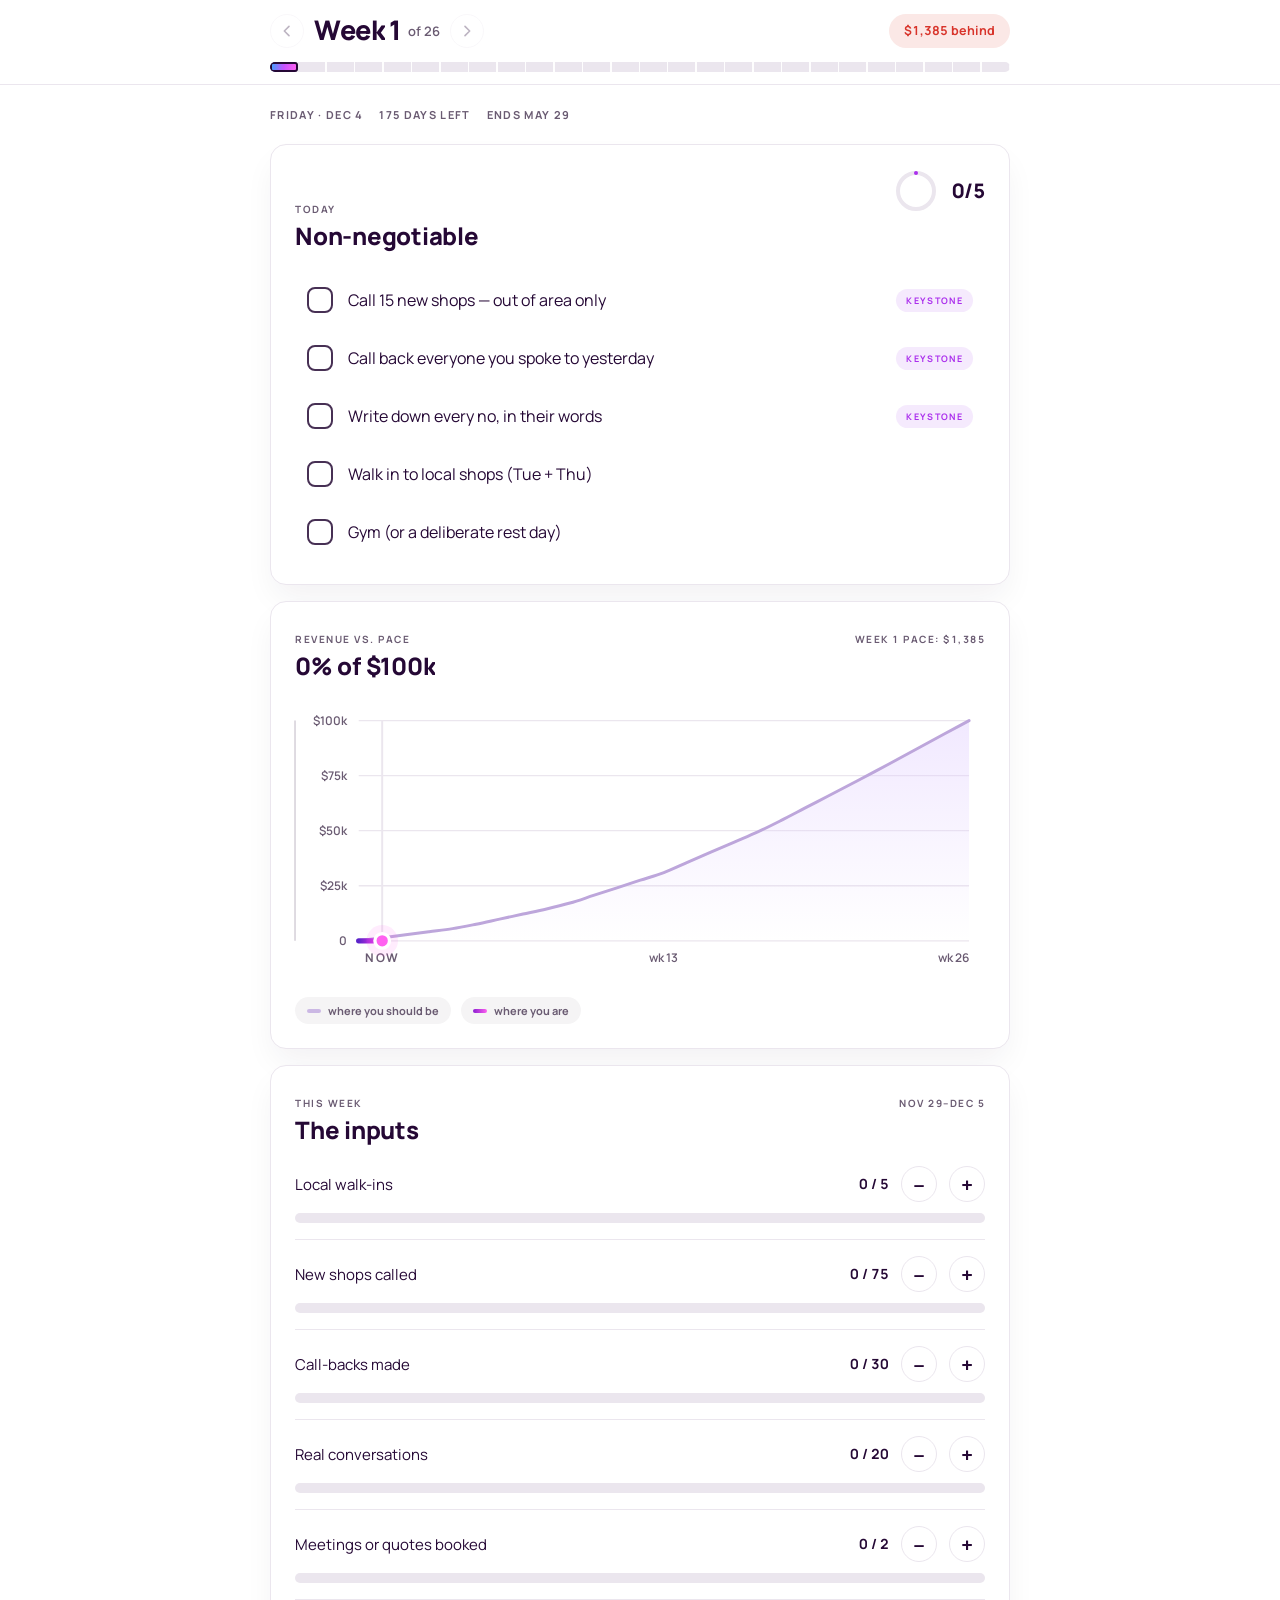
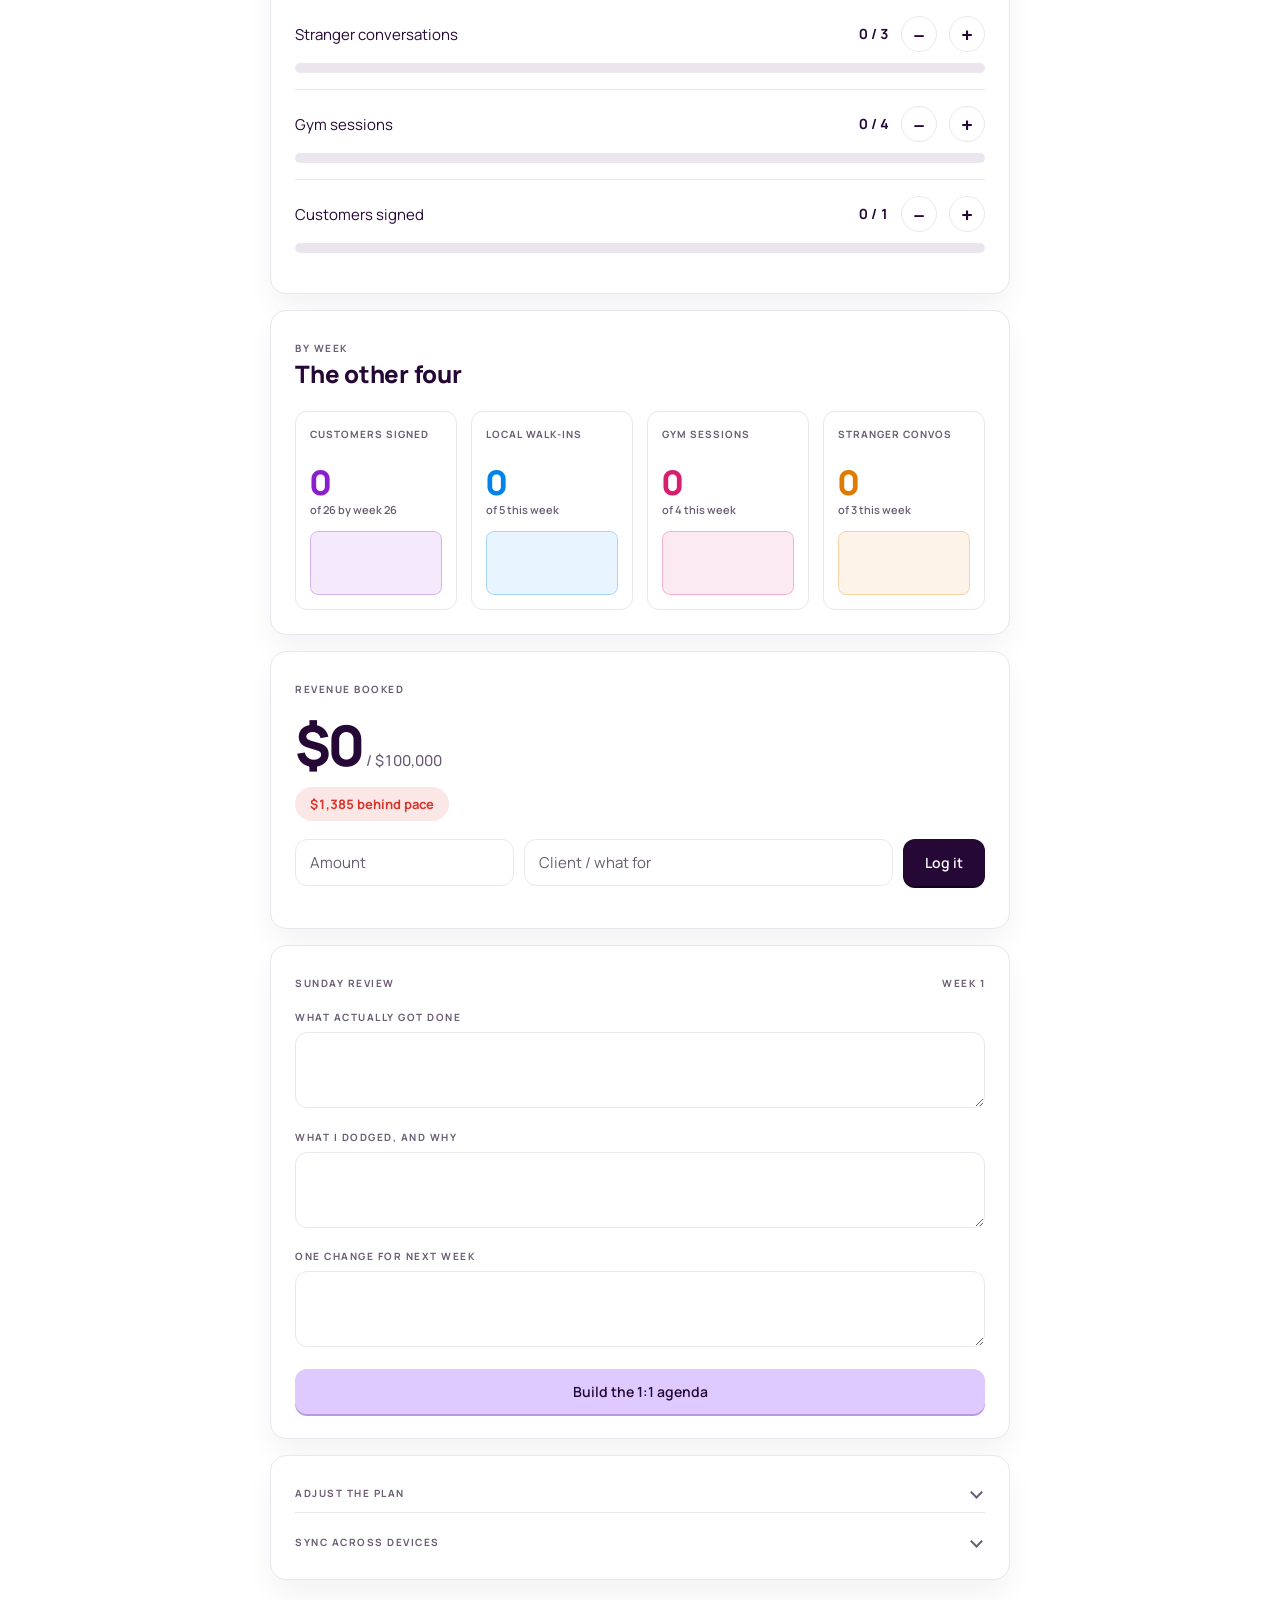
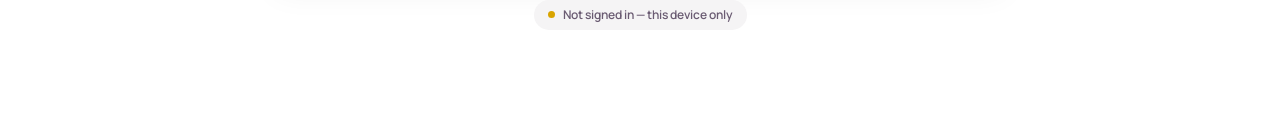
<file: index.html>
<!doctype html>
<html lang="en">
<head>
<meta charset="utf-8">
<meta name="viewport" content="width=device-width, initial-scale=1, viewport-fit=cover">
<title>26 weeks</title>
<meta name="description" content="A 26-week accountability dashboard. Weekly inputs, daily non-negotiables, and a clock that is already running.">
<meta name="theme-color" content="#250835">
<link rel="icon" href="data:image/svg+xml,%3Csvg xmlns='http://www.w3.org/2000/svg' viewBox='0 0 32 32'%3E%3Crect width='32' height='32' rx='8' fill='%23250835'/%3E%3Ccircle cx='16' cy='16' r='7' fill='none' stroke='%23ab2fed' stroke-width='3'/%3E%3C/svg%3E">
<link rel="stylesheet" href="css/font.css">
<link rel="stylesheet" href="css/app.css">
</head>
<body>

<div class="cursor" aria-hidden="true"></div>

<!-- ============ TOP NAV: the 26-week clock, and the week selector ============ -->
<header class="topbar">
  <div class="wrap">
    <div class="topbar-row">
      <button class="wknav" id="wk-prev" type="button" aria-label="Previous week">
        <svg viewBox="0 0 24 24" aria-hidden="true"><path d="M15 5l-7 7 7 7"/></svg>
      </button>

      <h1 class="wk-title" id="wk-title" data-reveal-text>Week 1</h1>
      <span class="wk-of" id="wk-of">of 26</span>

      <button class="wknav" id="wk-next" type="button" aria-label="Next week">
        <svg viewBox="0 0 24 24" aria-hidden="true"><path d="M9 5l7 7-7 7"/></svg>
      </button>

      <span class="pace-chip num" id="mast-pace">—</span>
    </div>

    <!-- One notch per week. Filled portion is the aurora gradient, so the
         brand colour marks progress instead of sitting in a banner. -->
    <div class="rail" id="rail">
      <div class="rail-fill" id="rail-fill"></div>
      <div class="rail-ticks" aria-hidden="true"></div>
      <div class="rail-hits" id="rail-hits" role="tablist" aria-label="Jump to week"></div>
    </div>
  </div>
</header>

<div class="wrap">

  <div class="daterow">
    <span id="datum">loading</span>
    <span id="remaining"></span>
    <span id="deadline"></span>
    <button class="link-btn" id="back-now" type="button" hidden>Back to this week</button>
  </div>

  <!-- ============ TODAY ============ -->
  <section class="card reveal" id="today-card">
    <div class="card-head">
      <div>
        <span class="label">Today</span>
        <h2 data-reveal-text>Non-negotiable</h2>
      </div>
      <div class="today-ring">
        <svg viewBox="0 0 44 44" aria-hidden="true">
          <circle class="track" cx="22" cy="22" r="18" fill="none" stroke-width="4"/>
          <circle class="fill" id="ring" cx="22" cy="22" r="18" fill="none" stroke-width="4"
                  stroke-dasharray="113.1" stroke-dashoffset="113.1"/>
        </svg>
        <span class="count num" id="today-count">0/5</span>
      </div>
    </div>
    <div id="today"></div>
  </section>

  <!-- ============ PACE CHART ============ -->
  <section class="card ramp reveal">
    <div class="card-head">
      <div>
        <span class="label">Revenue vs. pace</span>
        <h2 id="ramp-pct" data-reveal-text>—</h2>
      </div>
      <span class="label num" id="rev-target"></span>
    </div>
    <div class="ramp-wrap" id="ramp-wrap">
      <svg id="ramp" aria-label="Revenue against target pace over 26 weeks" role="img"></svg>
      <div class="tip" id="ramp-tip" aria-hidden="true"></div>
    </div>
    <div class="legend">
      <span><i class="swatch swatch--target"></i>where you should be</span>
      <span><i class="swatch swatch--actual"></i>where you are</span>
    </div>
  </section>

  <!-- ============ WEEKLY INPUTS ============ -->
  <section class="card reveal">
    <div class="card-head">
      <div>
        <span class="label" id="inputs-eyebrow">This week</span>
        <h2 data-reveal-text>The inputs</h2>
      </div>
      <span class="label" id="week-window"></span>
    </div>
    <div id="metrics"></div>
  </section>

  <!-- ============ THE OTHER FOUR ============ -->
  <section class="card reveal">
    <div class="card-head">
      <div>
        <span class="label">By week</span>
        <h2 data-reveal-text>The other four</h2>
      </div>
    </div>
    <div class="minis" id="minis"></div>
  </section>

  <!-- ============ REVENUE ============ -->
  <section class="card reveal">
    <div class="card-head">
      <div>
        <span class="label">Revenue booked</span>
      </div>
    </div>
    <div class="money" id="rev-total">$0<small> / $100,000</small></div>
    <div><span class="pace-chip pace-chip--solid" id="pace">—</span></div>
    <div class="row">
      <input type="number" id="amt" placeholder="Amount" inputmode="decimal" aria-label="Amount" style="flex:1 1 110px;width:auto">
      <input type="text" id="who" placeholder="Client / what for" aria-label="Client or what for" style="flex:2 1 150px;width:auto">
      <button class="btn" id="log-rev" type="button"><span>Log it</span></button>
    </div>
    <div class="ledger" id="ledger"></div>
  </section>

  <!-- ============ SUNDAY REVIEW ============ -->
  <section class="card reveal">
    <div class="card-head">
      <div>
        <span class="label">Sunday review</span>
      </div>
      <span class="label" id="review-when"></span>
    </div>
    <div class="field">
      <label class="label" for="r-won">What actually got done</label>
      <textarea id="r-won" data-k="won"></textarea>
    </div>
    <div class="field">
      <label class="label" for="r-missed">What I dodged, and why</label>
      <textarea id="r-missed" data-k="missed"></textarea>
    </div>
    <div class="field">
      <label class="label" for="r-change">One change for next week</label>
      <textarea id="r-change" data-k="change"></textarea>
    </div>
    <button class="btn ghost wide" id="make-agenda" type="button"><span>Build the 1:1 agenda</span></button>
    <div class="agenda" id="agenda" hidden></div>
  </section>

  <!-- ============ ADJUST + SYNC ============ -->
  <section class="card reveal">
    <details>
      <summary class="label">Adjust the plan</summary>
      <div style="margin-top:18px">
        <div class="label" style="margin-bottom:10px">Daily non-negotiables</div>
        <div id="edit-daily"></div>
        <button class="btn ghost sm" id="add-daily" type="button"><span>+ Add daily</span></button>

        <div class="label" style="margin:22px 0 10px">Weekly targets</div>
        <div id="edit-weekly"></div>
        <button class="btn ghost sm" id="add-weekly" type="button"><span>+ Add weekly</span></button>

        <p class="note">Change targets on Sundays, not on Wednesdays when you're behind. That's the whole point of the friend.</p>
      </div>
    </details>

    <details>
      <summary class="label">Sync across devices</summary>
      <div style="margin-top:18px" id="sync-panel">
        <p class="note" style="margin-top:0" id="sync-intro">
          Connected to your Supabase project. To sync this device, enter your email and open
          the link it sends — once per device. (First time: run the setup in the README so
          there's a table to sync into.)
        </p>

        <div id="sb-auth" style="margin-top:16px">
          <div class="field">
            <label class="label" for="sb-email">Your email</label>
            <input type="email" id="sb-email" placeholder="you@example.com" autocomplete="email">
          </div>
          <button class="btn sm" id="sb-signin" type="button"><span>Email me a sign-in link</span></button>
          <button class="btn ghost sm" id="sb-signout" type="button" hidden><span>Sign out</span></button>
        </div>

        <p class="note" id="sb-msg"></p>

        <details style="margin-top:16px">
          <summary class="label">Project keys (advanced)</summary>
          <div style="margin-top:14px">
            <div class="field">
              <label class="label" for="sb-url">Project URL</label>
              <input type="text" id="sb-url" placeholder="https://xxxx.supabase.co" autocomplete="off" spellcheck="false">
            </div>
            <div class="field">
              <label class="label" for="sb-key">Publishable key</label>
              <input type="text" id="sb-key" placeholder="sb_publishable_…" autocomplete="off" spellcheck="false">
            </div>
            <button class="btn sm" id="sb-save" type="button"><span>Save keys</span></button>
            <p class="note">Already set for you. Change these only to point this browser at a different project.</p>
          </div>
        </details>

        <div class="label" style="margin:22px 0 10px">Backup</div>
        <div class="row" style="margin-top:0">
          <button class="btn ghost sm" id="export" type="button"><span>Export JSON</span></button>
          <button class="btn ghost sm" id="import-btn" type="button"><span>Import JSON</span></button>
          <input type="file" id="import" accept="application/json,.json" hidden>
        </div>
      </div>
    </details>
  </section>

  <div class="sync-bar">
    <span class="chip" id="status" data-s="local"><i class="led"></i><span id="status-text">Local only</span></span>
  </div>

</div>

<script src="js/config.js"></script>
<script src="js/store.js"></script>
<script src="js/charts.js"></script>
<script src="js/app.js"></script>
</body>
</html>
</file>
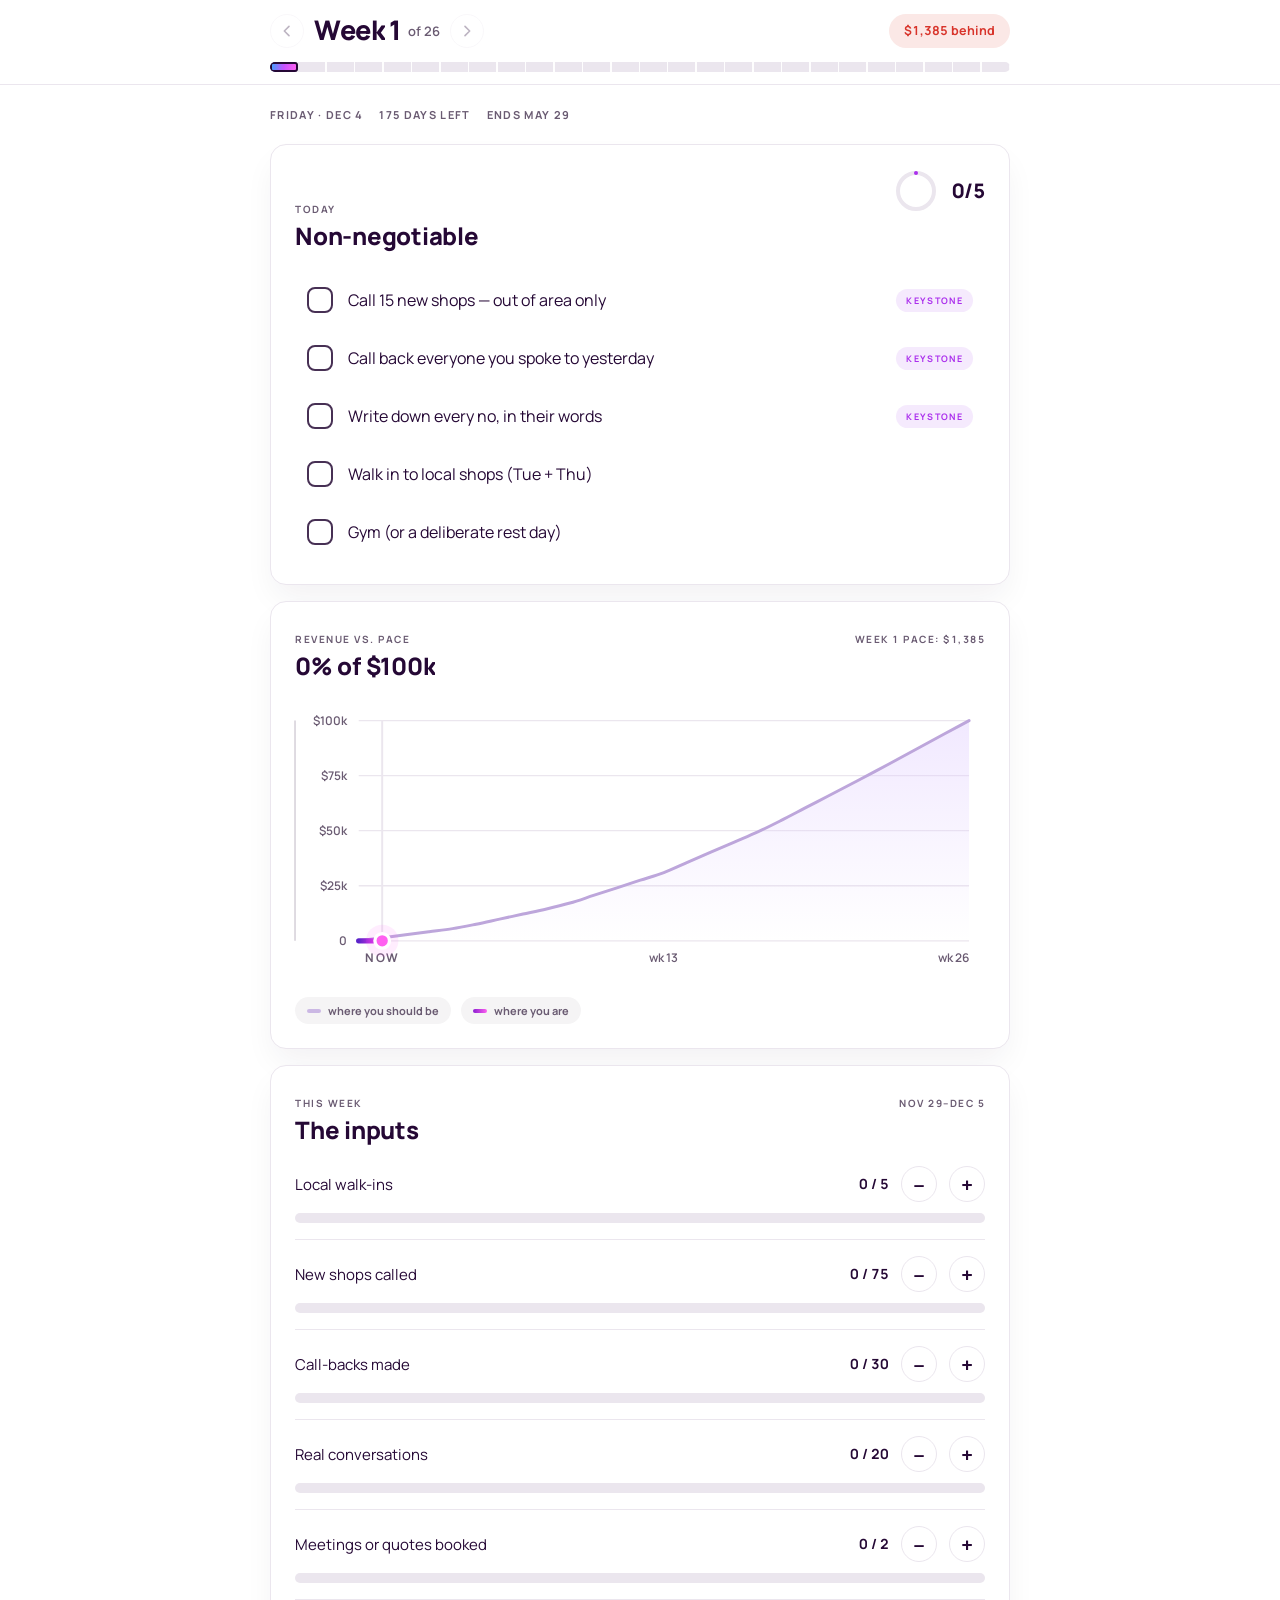
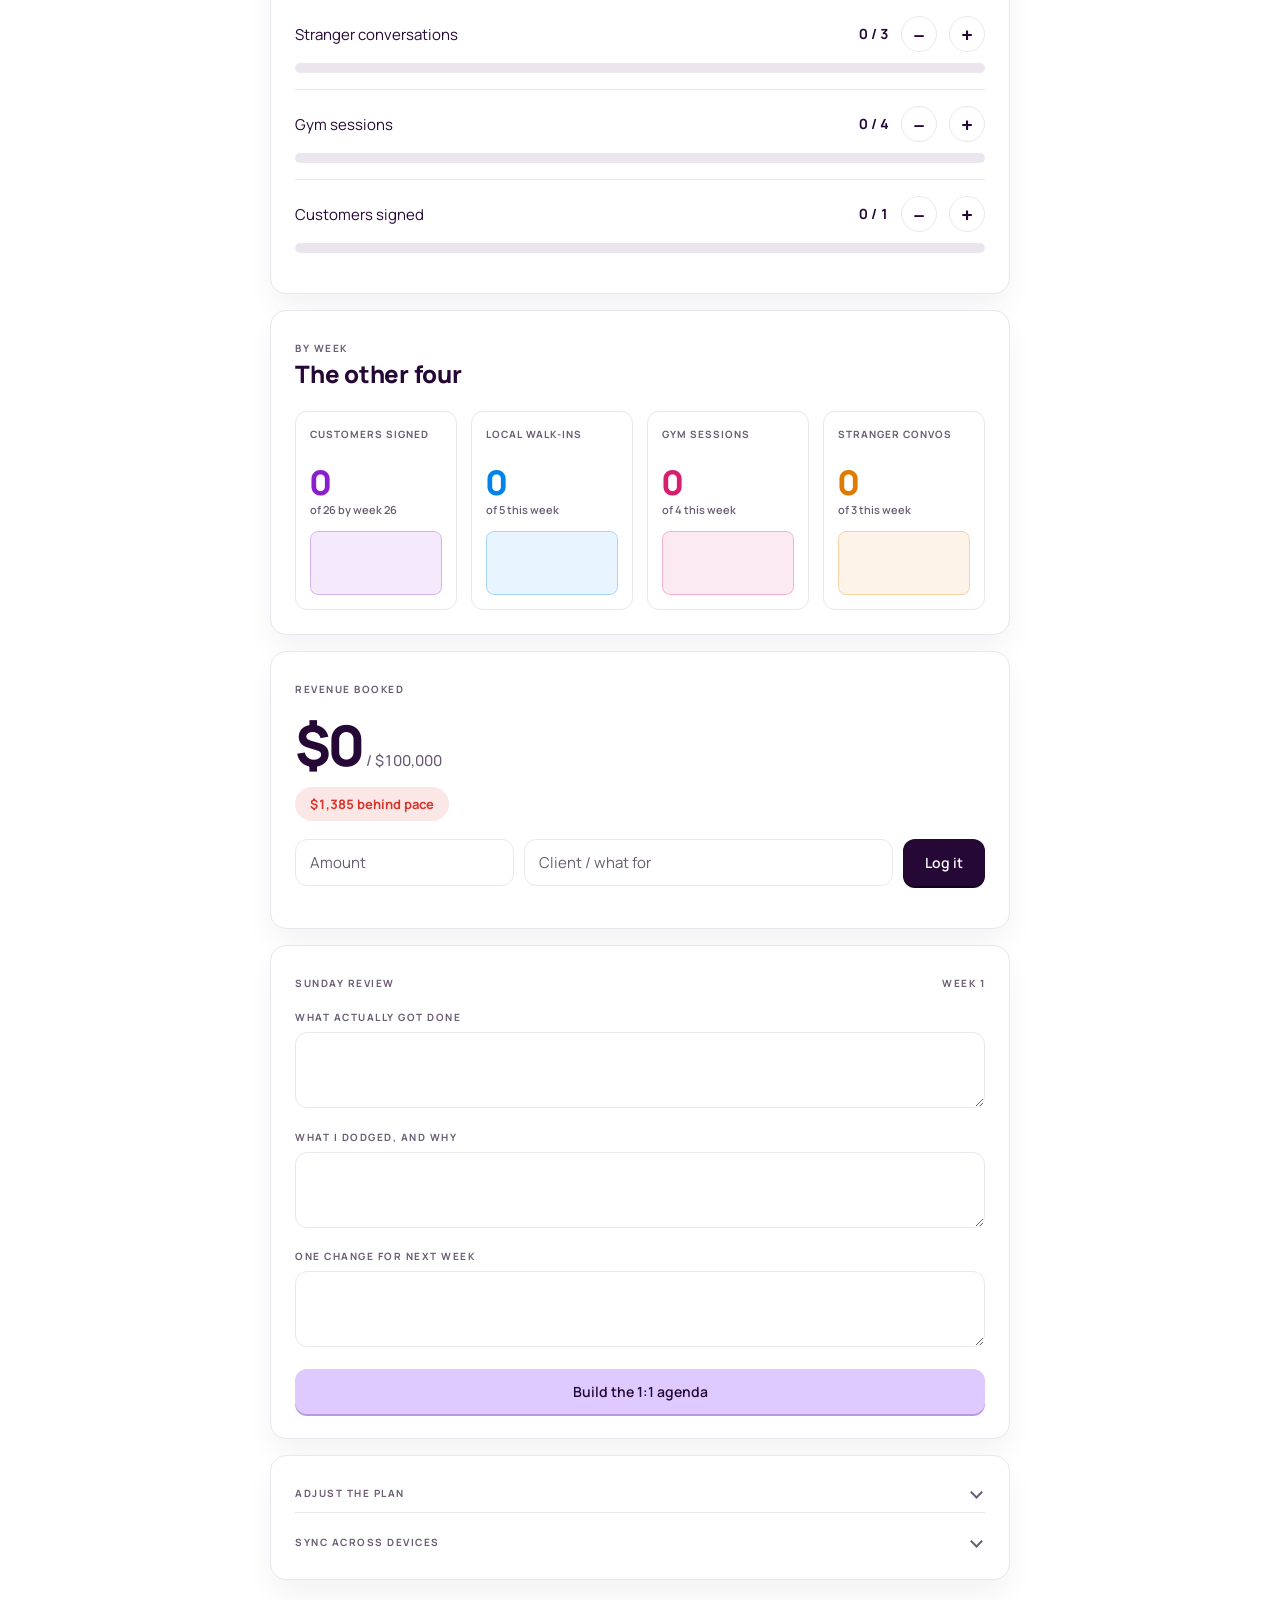
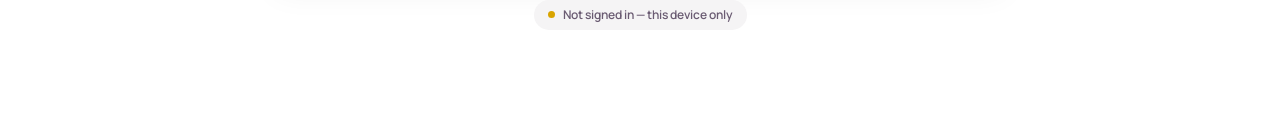
<file: standalone.html>
<!doctype html>
<html lang="en">
<head>
<meta charset="utf-8">
<meta name="viewport" content="width=device-width, initial-scale=1, viewport-fit=cover">
<title>26 weeks</title>
<meta name="description" content="A 26-week accountability dashboard. Weekly inputs, daily non-negotiables, and a clock that is already running.">
<meta name="theme-color" content="#250835">
<link rel="icon" href="data:image/svg+xml,%3Csvg xmlns='http://www.w3.org/2000/svg' viewBox='0 0 32 32'%3E%3Crect width='32' height='32' rx='8' fill='%23250835'/%3E%3Ccircle cx='16' cy='16' r='7' fill='none' stroke='%23ab2fed' stroke-width='3'/%3E%3C/svg%3E">
<style>
/* Manrope, variable 400–800, latin subset — inlined as a data URI.

   DESIGN_2.md names Agrandir for display with "Manrope 800" among its
   sanctioned substitutes, so one variable family covers both display and UI
   and the page has no external font dependency at all: no CDN, no FOUT, and
   it renders correctly offline. 24 KB before base64. */
@font-face {
  font-family: 'Manrope';
  font-style: normal;
  font-weight: 400 800;
  font-display: swap;
  src: url([data-uri]) format('woff2');
  unicode-range: U+0000-00FF, U+0131, U+0152-0153, U+02BB-02BC, U+02C6, U+02DA, U+02DC, U+0304, U+0308, U+0329, U+2000-206F, U+20AC, U+2122, U+2191, U+2193, U+2212, U+2215, U+FEFF, U+FFFD;
}
</style>
<style>
/* ==========================================================================
   26-week accountability dashboard — Whimsical plum design system.
   Tokens come from DESIGN_2.md; the chart series palette is the one
   documented exception (see --s1..--s4).
   ========================================================================== */

:root {
  /* ---- surface ---- */
  --canvas:        #ffffff;
  --soft:          #f5f4f5;
  --mist:          #ebe6ee;   /* every hairline border in the system */
  --wash:          #decaff;
  --bloom:         #e9bded;

  /* ---- ink ---- */
  --plum:          #250835;   /* text + primary action, never pure black */
  --mauve:         #473054;
  --muted:         #6a5b72;

  /* ---- accents ---- */
  --violet:        #ab2fed;
  --blue:          #0283ec;
  --indigo:        #4b38ee;

  /* ---- chart series ----
     DESIGN_2's own accents collapse under colour-blindness: vivid violet and
     vivid blue sit ΔE 1.6 apart for deuteranopia. These four are validated
     all-pairs on white — worst CVD ΔE 8.4, tritan 11.0, every slot ≥3:1. */
  --s1: #8a1fd0;              /* customers signed — cumulative */
  --s2: #0283ec;              /* local walk-ins */
  --s3: #d61f6d;              /* gym sessions */
  --s4: #e07a00;              /* stranger convos */

  /* ---- status ---- */
  --good:          #0d9268;
  --good-tint:     #e1f3ec;
  --bad:           #d8342b;
  --bad-tint:      #fbe8e6;

  /* ---- gradients ---- */
  --aurora: linear-gradient(97deg, #3ca1ff 5.54%, #c852ff 49.85%, #ff60f0 94.14%);

  /* ---- type ----
     One family, two roles. DESIGN_2 asks for Agrandir at display sizes and
     lists Manrope 800 as a substitute; at 64px against 16px body, size and
     weight carry the hierarchy without a second font to load. */
  --display: 'Manrope', ui-sans-serif, system-ui, -apple-system, sans-serif;
  --body: 'Manrope', ui-sans-serif, system-ui, -apple-system, sans-serif;

  /* ---- form ---- */
  --r-sm: 8px;
  --r-md: 12px;
  --r-lg: 16px;
  --pill: 9999px;

  /* plum-tinted shadows only — never neutral grey */
  --lift:   0 16px 32px -4px rgba(37, 8, 53, .06);
  --lift-2: 0 12px 16px -4px rgba(37, 8, 53, .12);

  --ease-spring: cubic-bezier(.34, 1.56, .64, 1);
  --ease-out: cubic-bezier(.22, 1, .36, 1);
}

* { box-sizing: border-box; -webkit-tap-highlight-color: transparent; }

html { -webkit-text-size-adjust: 100%; }

body {
  margin: 0;
  padding: 0 0 96px;
  background: var(--canvas);
  color: var(--plum);
  font-family: var(--body);
  font-size: 16px;
  line-height: 1.4;
  -webkit-font-smoothing: antialiased;
  overflow-x: hidden;
}

.wrap { max-width: 780px; margin: 0 auto; padding: 0 20px; }

.num, .tabular { font-variant-numeric: tabular-nums; }

h1, h2, h3 { font-family: var(--display); font-weight: 800; letter-spacing: -.02em; margin: 0; }

.label {
  font-family: var(--body);
  font-size: 10px;
  font-weight: 700;
  letter-spacing: .15em;
  text-transform: uppercase;
  color: var(--muted);
}

/* ==========================================================================
   Cursor — one circle, nothing inside it, one fixed size.
   Position is driven in rAF; a CSS transition on transform would fight the
   loop and read as lag.
   ========================================================================== */

.cursor {
  position: fixed;
  top: 0; left: 0;
  width: 14px; height: 14px;
  margin: -7px 0 0 -7px;
  border-radius: 50%;
  background: var(--plum);
  pointer-events: none;
  z-index: 9999;
  opacity: 0;
  will-change: transform;
  transition: opacity .2s ease;
}
html.has-cursor .cursor { opacity: 1; }
html.has-cursor,
html.has-cursor a,
html.has-cursor button,
html.has-cursor input,
html.has-cursor textarea,
html.has-cursor summary { cursor: none; }

/* ==========================================================================
   Top nav — the clock and the week selector
   ========================================================================== */

.topbar {
  position: sticky; top: 0; z-index: 60;
  background: rgba(255, 255, 255, .88);
  backdrop-filter: saturate(180%) blur(14px);
  -webkit-backdrop-filter: saturate(180%) blur(14px);
  border-bottom: 1px solid var(--mist);
  padding: 14px 0 0;
  margin-bottom: 22px;
}
.topbar-row { display: flex; align-items: center; gap: 10px; }

.wknav {
  flex: 0 0 34px; width: 34px; height: 34px;
  border: 1px solid var(--mist); background: var(--canvas);
  border-radius: var(--pill); padding: 0;
  display: grid; place-items: center; cursor: pointer;
  transition: background .18s ease, border-color .18s ease, transform .18s var(--ease-spring);
}
.wknav svg { width: 16px; height: 16px; fill: none; stroke: var(--plum); stroke-width: 2.4; stroke-linecap: round; stroke-linejoin: round; }
.wknav:hover:not(:disabled) { background: var(--plum); border-color: var(--plum); transform: scale(1.08); }
.wknav:hover:not(:disabled) svg { stroke: #fff; }
.wknav:disabled { opacity: .3; cursor: default; }

.wk-title { font-size: clamp(21px, 5.2vw, 27px); line-height: 1.05; letter-spacing: -.03em; }
.wk-of { font-size: 13px; font-weight: 600; color: var(--muted); margin-left: -2px; }

.pace-chip {
  margin-left: auto;
  font-size: 12.5px; font-weight: 700; font-variant-numeric: tabular-nums;
  padding: 8px 15px; border-radius: var(--pill);
  background: var(--soft); color: var(--muted);
  white-space: nowrap;
  transition: background .3s ease, color .3s ease;
}
.pace-chip[data-s="ahead"]  { background: var(--good-tint); color: #0a6b4d; }
.pace-chip[data-s="behind"] { background: var(--bad-tint);  color: var(--bad); }
.pace-chip--solid { margin-left: 0; font-size: 13px; margin-top: 14px; display: inline-block; }

/* --- the 26-week rail --- */
.rail {
  position: relative; height: 10px;
  margin: 14px 0 12px;
  background: var(--mist);
  border-radius: var(--pill);
  overflow: hidden;
}
.rail-fill {
  position: absolute; inset: 0 auto 0 0; width: 0;
  background: var(--aurora);
  border-radius: var(--pill);
  transition: width .8s var(--ease-out);
}
/* one hairline notch per week boundary */
.rail-ticks {
  position: absolute; inset: 0;
  background: repeating-linear-gradient(
    90deg,
    transparent 0,
    transparent calc(100% / 26 - 1.5px),
    rgba(255, 255, 255, .95) calc(100% / 26 - 1.5px),
    rgba(255, 255, 255, .95) calc(100% / 26)
  );
  pointer-events: none;
}
.rail-hits { position: absolute; inset: 0; display: flex; }
.rail-hits button {
  flex: 1; border: 0; background: none; padding: 0; cursor: pointer;
  position: relative;
}
.rail-hits button:disabled { cursor: default; }
.rail-hits button::after {
  content: ''; position: absolute; inset: 0;
  background: var(--plum); opacity: 0;
  transition: opacity .18s ease;
}
.rail-hits button:hover:not(:disabled)::after { opacity: .22; }
/* The selected week is outlined, not filled — a solid block reads as a hole
   punched in the gradient rather than a marker sitting on it. */
.rail-hits button[aria-selected="true"]::after {
  opacity: 1;
  background: none;
  box-shadow: inset 0 0 0 2px var(--plum);
  border-radius: 3px;
}

.daterow {
  display: flex; gap: 16px; flex-wrap: wrap; align-items: center;
  font-size: 11px; font-weight: 700; letter-spacing: .12em; text-transform: uppercase;
  color: var(--muted);
  margin-bottom: 22px;
}

/* ==========================================================================
   Cards + section reveals
   ========================================================================== */

.card {
  background: var(--canvas);
  border: 1px solid var(--mist);
  border-radius: var(--r-lg);
  padding: 24px;
  margin-bottom: 16px;
  box-shadow: var(--lift);
}
.card-head {
  display: flex; justify-content: space-between; align-items: baseline;
  gap: 12px; margin-bottom: 18px;
}
.card-head h2 { font-size: 24px; letter-spacing: -.24px; }

.reveal { opacity: 0; transform: translateY(22px); }
.reveal.in {
  opacity: 1; transform: none;
  transition: opacity .55s var(--ease-out), transform .7s var(--ease-out);
}

/* per-character text reveal: up from below, left to right */
.rt { display: inline-block; overflow: hidden; vertical-align: bottom; padding-bottom: .08em; }
/* longhand, not the shorthand: each character carries its own inline
   transition-delay and a shorthand here would reset it to 0 */
.rt i {
  display: inline-block; font-style: normal;
  transform: translateY(110%);
  transition-property: transform;
  transition-duration: .75s;
  transition-timing-function: var(--ease-out);
}
.rt-in i { transform: none; }

/* ==========================================================================
   Today
   ========================================================================== */

.today-ring { display: flex; align-items: center; gap: 14px; }
.today-ring svg { width: 44px; height: 44px; transform: rotate(-90deg); }
.today-ring .track { stroke: var(--mist); }
.today-ring .fill {
  stroke: var(--violet); stroke-linecap: round;
  transition: stroke-dashoffset .7s var(--ease-spring);
}
.today-ring .count { font-family: var(--display); font-size: 20px; font-weight: 800; }

.task {
  display: flex; align-items: center; gap: 15px; width: 100%;
  padding: 15px 12px; margin: 0;
  background: none; border: 0; border-radius: var(--r-md);
  text-align: left; font-size: 16px; font-family: var(--body); color: inherit;
  cursor: pointer;
  transition: background .18s ease, transform .18s var(--ease-spring);
}
.task + .task { margin-top: 2px; }
.task:hover { background: var(--soft); }
.task:active { transform: scale(.985); }

.box {
  flex: 0 0 26px; height: 26px;
  border: 2.5px solid var(--mauve); border-radius: var(--r-sm);
  display: grid; place-items: center;
  transition: background .2s var(--ease-spring), border-color .2s ease,
              transform .35s var(--ease-spring);
}
.box svg { width: 15px; height: 15px; }
.box path {
  stroke: #fff; stroke-width: 2.8; fill: none;
  stroke-linecap: round; stroke-linejoin: round;
  stroke-dasharray: 20; stroke-dashoffset: 20;
  transition: stroke-dashoffset .28s var(--ease-out) .06s;
}
.task[data-done="1"] .box {
  background: var(--violet); border-color: var(--violet);
  transform: rotate(-6deg) scale(1.06);
}
.task[data-done="1"] .box path { stroke-dashoffset: 0; }
.task[data-done="1"] .task-label { color: var(--muted); text-decoration: line-through; }
.task-label { flex: 1; transition: color .2s ease; }

.keystone {
  font-size: 9px; font-weight: 700; letter-spacing: .15em;
  color: var(--violet); background: #f5eafd;
  padding: 5px 10px; border-radius: var(--pill);
  white-space: nowrap;
}
.card.all-done { border-color: var(--violet); }

/* ==========================================================================
   Weekly inputs
   ========================================================================== */

.metric { padding: 16px 0; border-top: 1px solid var(--mist); }
.metric:first-of-type { border-top: 0; padding-top: 0; }
.metric-top { display: flex; align-items: center; gap: 12px; margin-bottom: 11px; }
.metric-name { flex: 1; font-size: 15px; }
.metric-val { font-size: 14px; font-weight: 700; font-variant-numeric: tabular-nums; white-space: nowrap; }
.metric[data-hit="1"] .metric-val { color: var(--good); }

.step {
  width: 36px; height: 36px; flex: 0 0 36px;
  border: 1px solid var(--mist); background: var(--canvas); color: var(--plum);
  border-radius: var(--pill);
  font-size: 19px; font-weight: 700; line-height: 1;
  display: grid; place-items: center; padding: 0; cursor: pointer;
  transition: transform .16s var(--ease-spring), background .18s ease,
              color .18s ease, border-color .18s ease, box-shadow .18s ease;
}
.step:hover {
  background: var(--violet); border-color: var(--violet); color: #fff;
  transform: scale(1.12);
  box-shadow: 0 4px 12px -2px rgba(171, 47, 237, .45);
}
.step:active { transform: scale(.88); background: var(--plum); border-color: var(--plum); }

.bar { position: relative; height: 10px; background: var(--mist); border-radius: var(--pill); overflow: hidden; }
.bar i {
  display: block; width: 0; height: 100%; border-radius: var(--pill);
  background: var(--violet);
  /* ease-out, not spring: a progress fill must not overshoot past its value
     and settle back. Width is animated from its previous value to the new
     one so the colour flows in rather than appearing. */
  transition: width .8s var(--ease-out), background-color .35s ease;
}
.metric[data-hit="1"] .bar i { background: var(--good); }

/* ==========================================================================
   The other four — liquid meters on white, no tinted blocks
   ========================================================================== */

.minis { display: grid; grid-template-columns: 1fr 1fr; gap: 14px; }
@media (min-width: 640px) { .minis { grid-template-columns: repeat(4, 1fr); } }

.mini {
  position: relative;
  background: var(--canvas);
  border: 1px solid var(--mist);
  border-radius: var(--r-md);
  padding: 16px 14px 14px;
  overflow: hidden;
  transition: border-color .3s ease, box-shadow .3s ease, transform .3s var(--ease-spring);
}
.mini:hover { transform: translateY(-3px); box-shadow: var(--lift); }
.mini .name {
  font-size: 10px; font-weight: 700; letter-spacing: .1em; text-transform: uppercase;
  color: var(--muted); display: block; line-height: 1.35; min-height: 2.7em;
}
.mini .v {
  font-family: var(--display); font-weight: 800; font-size: 34px; line-height: 1;
  letter-spacing: -.03em; color: var(--c); display: block; margin: 10px 0 3px;
  font-variant-numeric: tabular-nums;
}
.mini .of { font-size: 11px; font-weight: 600; color: var(--muted); display: block; }

.jar {
  position: relative; margin-top: 14px; height: 64px;
  border-radius: var(--r-sm); overflow: hidden;
}
.jar svg { display: block; width: 100%; height: 100%; }
/* keeps an empty jar reading as a container rather than a blank patch */
.jar::after {
  content: ''; position: absolute; inset: 0;
  border: 1px solid var(--c); opacity: .28;
  border-radius: var(--r-sm); pointer-events: none;
}

.mini.hit { border-color: var(--c); }
.mini .flag {
  position: absolute; top: 12px; right: 12px;
  width: 22px; height: 22px; border-radius: 50%;
  background: var(--c); color: #fff;
  display: grid; place-items: center;
  transform: scale(0); transition: transform .45s var(--ease-spring);
}
.mini.hit .flag { transform: scale(1); }
.mini .flag svg { width: 12px; height: 12px; }

/* ==========================================================================
   Pace chart
   ========================================================================== */

.ramp svg { display: block; width: 100%; height: auto; overflow: visible; touch-action: pan-y; }
.ramp .grid-line { stroke: var(--mist); stroke-width: 1; }
.ramp .axis-text { font-family: var(--body); font-size: 9px; font-weight: 600; fill: var(--muted); }
.ramp .now-line { stroke: var(--mist); stroke-width: 1.5; }
.ramp .now-text { font-family: var(--body); font-size: 9px; font-weight: 700; fill: var(--muted); letter-spacing: .1em; }

.legend { display: flex; gap: 10px; flex-wrap: wrap; margin-top: 16px; font-size: 11px; font-weight: 700; color: var(--muted); }
.legend span { background: var(--soft); border-radius: var(--pill); padding: 6px 12px; }
.swatch { display: inline-block; width: 14px; height: 4px; border-radius: 2px; margin-right: 7px; vertical-align: 2px; }
.swatch--target { background: #cbb8e4; }
.swatch--actual { background: linear-gradient(90deg, #8a1fd0, #ff60f0); }

.ramp-wrap { position: relative; }
.ramp .hover-line { stroke: var(--plum); stroke-width: 1; opacity: .22; }
.tip {
  position: absolute; pointer-events: none; z-index: 20;
  background: var(--plum); color: #fff;
  border-radius: var(--r-md); padding: 10px 13px;
  font-size: 12px; line-height: 1.5; white-space: nowrap;
  box-shadow: var(--lift-2);
  opacity: 0; transform: translate(-50%, -118%) scale(.94);
  transition: opacity .16s ease, transform .16s var(--ease-out);
}
.tip.on { opacity: 1; transform: translate(-50%, -128%) scale(1); }
.tip b { font-variant-numeric: tabular-nums; }
.tip .t-behind { color: #ff9f97; }
.tip .t-ahead { color: #7ee6c0; }

/* ==========================================================================
   Revenue
   ========================================================================== */

.money {
  font-family: var(--display); font-weight: 800;
  font-size: clamp(40px, 11vw, 56px); line-height: 1; letter-spacing: -.03em;
  font-variant-numeric: tabular-nums;
}
.money small { font-family: var(--body); font-size: 15px; font-weight: 500; letter-spacing: 0; color: var(--muted); }

.row { display: flex; gap: 10px; margin-top: 18px; flex-wrap: wrap; }
input[type=text], input[type=number], input[type=email], textarea {
  font-family: var(--body); font-size: 15px; color: var(--plum);
  background: var(--canvas);
  border: 1.5px solid var(--mist); border-radius: var(--r-md);
  padding: 12px 14px; width: 100%;
  transition: border-color .2s ease, box-shadow .2s ease;
}
input:focus, textarea:focus {
  outline: none; border-color: var(--violet);
  box-shadow: 0 0 0 3px rgba(171, 47, 237, .13);
}
input::placeholder, textarea::placeholder { color: var(--muted); }
textarea { resize: vertical; min-height: 76px; }

.ledger { margin-top: 18px; }
.ledger div {
  display: flex; justify-content: space-between; gap: 12px; align-items: center;
  padding: 12px 14px; background: var(--soft); border-radius: var(--r-md);
  margin-top: 8px; font-size: 14px;
  animation: rowIn .35s var(--ease-out) backwards;
}
@keyframes rowIn { from { opacity: 0; transform: translateY(-6px); } }
.ledger .amt { font-weight: 700; font-variant-numeric: tabular-nums; }
.del {
  border: 0; background: none; color: var(--muted);
  font-size: 20px; line-height: 1; padding: 0 6px; cursor: pointer;
  transition: color .18s ease, transform .18s var(--ease-spring);
}
.del:hover { color: var(--bad); transform: scale(1.2) rotate(90deg); }

/* ==========================================================================
   Buttons — lift on hover, depress on press. No wipes.
   ========================================================================== */

.btn {
  border: 0; background: var(--plum); color: #fff;
  padding: 13px 22px; border-radius: var(--r-md);
  font-family: var(--body); font-size: 14px; font-weight: 600;
  cursor: pointer;
  box-shadow: 0 2px 0 0 #12041c;
  transition: transform .18s var(--ease-out), box-shadow .18s var(--ease-out),
              background-color .22s ease;
}
.btn:hover {
  background: var(--violet);
  transform: translateY(-2px);
  box-shadow: 0 4px 0 0 #7c1cad, 0 10px 20px -8px rgba(171, 47, 237, .6);
}
.btn:active {
  transform: translateY(2px);
  box-shadow: 0 0 0 0 #12041c;
  transition-duration: .06s;
}

.btn.ghost { background: var(--wash); color: var(--plum); box-shadow: 0 2px 0 0 #b79ae0; }
.btn.ghost:hover {
  background: var(--bloom); color: var(--plum);
  box-shadow: 0 4px 0 0 #c79ad0, 0 10px 20px -8px rgba(233, 189, 237, .8);
}
.btn.ghost:active { box-shadow: 0 0 0 0 #b79ae0; }
.btn.wide { width: 100%; }
.btn.sm { font-size: 13px; padding: 9px 14px; }

:focus-visible { outline: 2.5px solid var(--violet); outline-offset: 3px; border-radius: var(--r-sm); }

/* ==========================================================================
   Review + agenda
   ========================================================================== */

.field { margin-bottom: 16px; }
.field label { display: block; margin-bottom: 8px; }
.agenda { background: var(--soft); border-radius: var(--r-md); padding: 22px; margin-top: 18px; }
.ag-head { font-family: var(--display); font-weight: 800; font-size: 24px; letter-spacing: -.02em; line-height: 1.15; }
.ag-sec { font-size: 10px; font-weight: 700; letter-spacing: .15em; text-transform: uppercase; color: var(--muted); margin: 20px 0 8px; }
.ag-row {
  display: flex; justify-content: space-between; align-items: baseline; gap: 16px;
  padding: 9px 0; border-bottom: 1px solid var(--mist); font-size: 14px;
}
.ag-row b { font-weight: 700; font-variant-numeric: tabular-nums; white-space: nowrap; }
.ag-row[data-hit="1"] b { color: var(--good); }
.ag-row[data-hit="0"] b { color: var(--bad); }
.ag-note p { margin: 0; font-size: 14px; white-space: pre-wrap; }
.ag-ask { margin-top: 22px; padding-top: 16px; border-top: 2px solid var(--plum); font-weight: 700; font-size: 15px; }

details { border-top: 1px solid var(--mist); padding-top: 16px; margin-top: 6px; }
details:first-child { border-top: 0; padding-top: 0; margin-top: 0; }
summary {
  cursor: pointer; list-style: none;
  padding: 6px 26px 6px 0; position: relative;
  transition: color .18s ease;
}
summary:hover { color: var(--violet); }
summary::-webkit-details-marker { display: none; }
summary::after {
  content: ''; position: absolute; right: 4px; top: 50%;
  width: 7px; height: 7px; margin-top: -5px;
  border-right: 2px solid currentColor; border-bottom: 2px solid currentColor;
  transform: rotate(45deg);
  transition: transform .25s var(--ease-spring);
}
details[open] > summary::after { transform: rotate(-135deg); margin-top: -2px; }
.edit-row { display: flex; gap: 10px; align-items: center; margin-bottom: 10px; }
.edit-row input[type=text] { flex: 1; }
.edit-row input[type=number] { width: 82px; flex: 0 0 82px; font-weight: 700; }
.note { font-size: 13px; color: var(--muted); margin-top: 14px; line-height: 1.55; }

/* ==========================================================================
   Sync
   ========================================================================== */

.sync-bar { display: flex; align-items: center; justify-content: center; gap: 10px; margin-top: 20px; flex-wrap: wrap; }
.chip {
  display: inline-flex; align-items: center; gap: 8px;
  font-size: 12px; font-weight: 600; color: var(--muted);
  background: var(--soft); border-radius: var(--pill); padding: 7px 14px;
}
.chip .led { width: 7px; height: 7px; border-radius: 50%; background: var(--muted); }
.chip[data-s="synced"]  .led { background: var(--good); }
.chip[data-s="syncing"] .led { background: var(--blue); animation: blink 1s ease-in-out infinite; }
.chip[data-s="local"]   .led { background: #d9a400; }
.chip[data-s="error"]   .led { background: var(--bad); }
@keyframes blink { 50% { opacity: .25; } }

.link-btn {
  background: none; border: 0; padding: 0;
  color: var(--violet); font-family: var(--body);
  font-size: 11px; font-weight: 700; letter-spacing: .12em; text-transform: uppercase;
  cursor: pointer; text-decoration: underline; text-underline-offset: 3px;
}

.confetti { position: fixed; inset: 0; pointer-events: none; z-index: 9998; }

@media (prefers-reduced-motion: reduce) {
  *, *::before, *::after {
    transition-duration: .01ms !important;
    animation-duration: .01ms !important;
    animation-iteration-count: 1 !important;
  }
  .reveal { opacity: 1; transform: none; }
  .rt i { transform: none; }
}

@media (max-width: 420px) {
  .wrap { padding: 0 14px; }
  .card { padding: 18px; }
  .daterow { gap: 10px; font-size: 10px; }
  .pace-chip { font-size: 11.5px; padding: 7px 12px; }
}
</style>
</head>
<body>

<div class="cursor" aria-hidden="true"></div>

<!-- ============ TOP NAV: the 26-week clock, and the week selector ============ -->
<header class="topbar">
  <div class="wrap">
    <div class="topbar-row">
      <button class="wknav" id="wk-prev" type="button" aria-label="Previous week">
        <svg viewBox="0 0 24 24" aria-hidden="true"><path d="M15 5l-7 7 7 7"/></svg>
      </button>

      <h1 class="wk-title" id="wk-title" data-reveal-text>Week 1</h1>
      <span class="wk-of" id="wk-of">of 26</span>

      <button class="wknav" id="wk-next" type="button" aria-label="Next week">
        <svg viewBox="0 0 24 24" aria-hidden="true"><path d="M9 5l7 7-7 7"/></svg>
      </button>

      <span class="pace-chip num" id="mast-pace">—</span>
    </div>

    <!-- One notch per week. Filled portion is the aurora gradient, so the
         brand colour marks progress instead of sitting in a banner. -->
    <div class="rail" id="rail">
      <div class="rail-fill" id="rail-fill"></div>
      <div class="rail-ticks" aria-hidden="true"></div>
      <div class="rail-hits" id="rail-hits" role="tablist" aria-label="Jump to week"></div>
    </div>
  </div>
</header>

<div class="wrap">

  <div class="daterow">
    <span id="datum">loading</span>
    <span id="remaining"></span>
    <span id="deadline"></span>
    <button class="link-btn" id="back-now" type="button" hidden>Back to this week</button>
  </div>

  <!-- ============ TODAY ============ -->
  <section class="card reveal" id="today-card">
    <div class="card-head">
      <div>
        <span class="label">Today</span>
        <h2 data-reveal-text>Non-negotiable</h2>
      </div>
      <div class="today-ring">
        <svg viewBox="0 0 44 44" aria-hidden="true">
          <circle class="track" cx="22" cy="22" r="18" fill="none" stroke-width="4"/>
          <circle class="fill" id="ring" cx="22" cy="22" r="18" fill="none" stroke-width="4"
                  stroke-dasharray="113.1" stroke-dashoffset="113.1"/>
        </svg>
        <span class="count num" id="today-count">0/5</span>
      </div>
    </div>
    <div id="today"></div>
  </section>

  <!-- ============ PACE CHART ============ -->
  <section class="card ramp reveal">
    <div class="card-head">
      <div>
        <span class="label">Revenue vs. pace</span>
        <h2 id="ramp-pct" data-reveal-text>—</h2>
      </div>
      <span class="label num" id="rev-target"></span>
    </div>
    <div class="ramp-wrap" id="ramp-wrap">
      <svg id="ramp" aria-label="Revenue against target pace over 26 weeks" role="img"></svg>
      <div class="tip" id="ramp-tip" aria-hidden="true"></div>
    </div>
    <div class="legend">
      <span><i class="swatch swatch--target"></i>where you should be</span>
      <span><i class="swatch swatch--actual"></i>where you are</span>
    </div>
  </section>

  <!-- ============ WEEKLY INPUTS ============ -->
  <section class="card reveal">
    <div class="card-head">
      <div>
        <span class="label" id="inputs-eyebrow">This week</span>
        <h2 data-reveal-text>The inputs</h2>
      </div>
      <span class="label" id="week-window"></span>
    </div>
    <div id="metrics"></div>
  </section>

  <!-- ============ THE OTHER FOUR ============ -->
  <section class="card reveal">
    <div class="card-head">
      <div>
        <span class="label">By week</span>
        <h2 data-reveal-text>The other four</h2>
      </div>
    </div>
    <div class="minis" id="minis"></div>
  </section>

  <!-- ============ REVENUE ============ -->
  <section class="card reveal">
    <div class="card-head">
      <div>
        <span class="label">Revenue booked</span>
      </div>
    </div>
    <div class="money" id="rev-total">$0<small> / $100,000</small></div>
    <div><span class="pace-chip pace-chip--solid" id="pace">—</span></div>
    <div class="row">
      <input type="number" id="amt" placeholder="Amount" inputmode="decimal" aria-label="Amount" style="flex:1 1 110px;width:auto">
      <input type="text" id="who" placeholder="Client / what for" aria-label="Client or what for" style="flex:2 1 150px;width:auto">
      <button class="btn" id="log-rev" type="button"><span>Log it</span></button>
    </div>
    <div class="ledger" id="ledger"></div>
  </section>

  <!-- ============ SUNDAY REVIEW ============ -->
  <section class="card reveal">
    <div class="card-head">
      <div>
        <span class="label">Sunday review</span>
      </div>
      <span class="label" id="review-when"></span>
    </div>
    <div class="field">
      <label class="label" for="r-won">What actually got done</label>
      <textarea id="r-won" data-k="won"></textarea>
    </div>
    <div class="field">
      <label class="label" for="r-missed">What I dodged, and why</label>
      <textarea id="r-missed" data-k="missed"></textarea>
    </div>
    <div class="field">
      <label class="label" for="r-change">One change for next week</label>
      <textarea id="r-change" data-k="change"></textarea>
    </div>
    <button class="btn ghost wide" id="make-agenda" type="button"><span>Build the 1:1 agenda</span></button>
    <div class="agenda" id="agenda" hidden></div>
  </section>

  <!-- ============ ADJUST + SYNC ============ -->
  <section class="card reveal">
    <details>
      <summary class="label">Adjust the plan</summary>
      <div style="margin-top:18px">
        <div class="label" style="margin-bottom:10px">Daily non-negotiables</div>
        <div id="edit-daily"></div>
        <button class="btn ghost sm" id="add-daily" type="button"><span>+ Add daily</span></button>

        <div class="label" style="margin:22px 0 10px">Weekly targets</div>
        <div id="edit-weekly"></div>
        <button class="btn ghost sm" id="add-weekly" type="button"><span>+ Add weekly</span></button>

        <p class="note">Change targets on Sundays, not on Wednesdays when you're behind. That's the whole point of the friend.</p>
      </div>
    </details>

    <details>
      <summary class="label">Sync across devices</summary>
      <div style="margin-top:18px" id="sync-panel">
        <p class="note" style="margin-top:0" id="sync-intro">
          Connected to your Supabase project. To sync this device, enter your email and open
          the link it sends — once per device. (First time: run the setup in the README so
          there's a table to sync into.)
        </p>

        <div id="sb-auth" style="margin-top:16px">
          <div class="field">
            <label class="label" for="sb-email">Your email</label>
            <input type="email" id="sb-email" placeholder="you@example.com" autocomplete="email">
          </div>
          <button class="btn sm" id="sb-signin" type="button"><span>Email me a sign-in link</span></button>
          <button class="btn ghost sm" id="sb-signout" type="button" hidden><span>Sign out</span></button>
        </div>

        <p class="note" id="sb-msg"></p>

        <details style="margin-top:16px">
          <summary class="label">Project keys (advanced)</summary>
          <div style="margin-top:14px">
            <div class="field">
              <label class="label" for="sb-url">Project URL</label>
              <input type="text" id="sb-url" placeholder="https://xxxx.supabase.co" autocomplete="off" spellcheck="false">
            </div>
            <div class="field">
              <label class="label" for="sb-key">Publishable key</label>
              <input type="text" id="sb-key" placeholder="sb_publishable_…" autocomplete="off" spellcheck="false">
            </div>
            <button class="btn sm" id="sb-save" type="button"><span>Save keys</span></button>
            <p class="note">Already set for you. Change these only to point this browser at a different project.</p>
          </div>
        </details>

        <div class="label" style="margin:22px 0 10px">Backup</div>
        <div class="row" style="margin-top:0">
          <button class="btn ghost sm" id="export" type="button"><span>Export JSON</span></button>
          <button class="btn ghost sm" id="import-btn" type="button"><span>Import JSON</span></button>
          <input type="file" id="import" accept="application/json,.json" hidden>
        </div>
      </div>
    </details>
  </section>

  <div class="sync-bar">
    <span class="chip" id="status" data-s="local"><i class="led"></i><span id="status-text">Local only</span></span>
  </div>

</div>

<script>
/* The Supabase project this dashboard syncs to.

   This publishable key is safe to commit. Supabase's publishable key is
   designed to ship in client code — every device that loads the app uses it.
   Your data is kept private by row-level security plus your email sign-in,
   not by hiding this key. (Never put a *secret* key here — that one is
   different and must stay server-side.)

   To point the app at a different project, change these two values. Pasting
   keys into "Adjust the plan → Sync across devices" overrides this, per
   browser. */
window.KEMAL_SYNC = {
  url: 'https://qgumwbqxrdfolpsswvuh.supabase.co',
  key: 'sb_publishable_ENodl9kzOKuBbhItcMlxgg_86-pqkhq'
};
</script>
<script>
/* ==========================================================================
   State, persistence and cross-device sync.

   Local-first: every change writes to localStorage immediately and renders
   instantly, then pushes to Supabase in the background. The app is fully
   usable with no network and no account.

   Merging is per-leaf, not per-document. A whole-document last-write-wins
   would silently destroy data the moment you tick something on your phone
   and something else on your laptop — the later save would carry a stale
   copy of the other device's field and overwrite it. So every leaf that can
   be edited independently carries its own timestamp, and merge() takes the
   newer side field by field.
   ========================================================================== */

window.Store = (function () {
  'use strict';

  var KEY = 'kemalsgoals-v5';
  var CFG_KEY = 'kemalsgoals-sync-config';
  var WEEKS = 26;

  /* Monthly cumulative revenue ramp -> 100k. Ramps because month 1 is
     pipeline, not cash. Dividing by six would call week 3 a failure for
     doing exactly the right groundwork. */
  var MONTH_CUM = [6000, 16000, 31000, 51000, 75000, 100000];

  /* daily task -> [weekly counter it feeds, what one tick is worth] */
  var LINK = {
    fresh: ['w-new', 15],
    back:  ['w-back', 6],
    show:  ['w-show', 1],
    train: ['w-gym', 1]
  };

  function now() { return Date.now(); }

  function defaults() {
    return {
      v: 5,
      start: null,
      target: 100000,
      cfgT: now(),
      daily: [
        { id: 'fresh', label: 'Call 15 new shops — out of area only',      key: true  },
        { id: 'back',  label: 'Call back everyone you spoke to yesterday', key: true  },
        { id: 'log',   label: 'Write down every no, in their words',       key: true  },
        { id: 'show',  label: 'Walk in to local shops (Tue + Thu)',        key: false },
        { id: 'train', label: 'Gym (or a deliberate rest day)',            key: false }
      ],
      weekly: [
        { id: 'w-show', label: 'Local walk-ins',            target: 5  },
        { id: 'w-new',  label: 'New shops called',          target: 75 },
        { id: 'w-back', label: 'Call-backs made',           target: 30 },
        { id: 'w-conv', label: 'Real conversations',        target: 20 },
        { id: 'w-call', label: 'Meetings or quotes booked', target: 2  },
        { id: 'w-str',  label: 'Stranger conversations',    target: 3  },
        { id: 'w-gym',  label: 'Gym sessions',              target: 4  },
        { id: 'w-cust', label: 'Customers signed',          target: 1  }
      ],
      days: {},
      weeks: {},
      revenue: []
    };
  }

  /* ---------------- local persistence ---------------- */

  var mem = null;
  var local = (function () {
    try {
      window.localStorage.setItem('__probe', '1');
      window.localStorage.removeItem('__probe');
      return {
        ok: true,
        get: function () {
          var raw = window.localStorage.getItem(KEY);
          return raw ? JSON.parse(raw) : null;
        },
        set: function (v) { window.localStorage.setItem(KEY, JSON.stringify(v)); }
      };
    } catch (e) {
      /* private mode / file:// — still runs, just forgets on close */
      return {
        ok: false,
        get: function () { return mem; },
        set: function (v) { mem = v; }
      };
    }
  })();

  /* Baked-in config (js/config.js) is the default; anything pasted into the
     panel is kept per browser and overrides it. So a fresh device is already
     pointed at the right project and only needs the email sign-in. */
  function readConfig() {
    var baked = window.KEMAL_SYNC || {};
    var ls = {};
    try { ls = JSON.parse(window.localStorage.getItem(CFG_KEY)) || {}; } catch (e) {}
    return { url: ls.url || baked.url || '', key: ls.key || baked.key || '' };
  }
  function writeConfig(c) {
    try { window.localStorage.setItem(CFG_KEY, JSON.stringify(c)); } catch (e) {}
  }

  /* ---------------- merge ---------------- */

  /* Pick the side with the newer timestamp for each independently editable
     leaf. Ties go to `a` (the local copy) so a no-op sync never churns. */
  function mergeStamped(a, b, valueKey, stampKey) {
    var out = {}, keys = {};
    Object.keys(a || {}).forEach(function (k) { keys[k] = 1; });
    Object.keys(b || {}).forEach(function (k) { keys[k] = 1; });

    Object.keys(keys).forEach(function (k) {
      var ea = (a || {})[k], eb = (b || {})[k];
      if (!ea) { out[k] = eb; return; }
      if (!eb) { out[k] = ea; return; }

      var va = ea[valueKey] || {}, vb = eb[valueKey] || {};
      var ta = ea[stampKey] || {}, tb = eb[stampKey] || {};
      var v = {}, t = {}, f = {};

      Object.keys(va).forEach(function (n) { f[n] = 1; });
      Object.keys(vb).forEach(function (n) { f[n] = 1; });
      Object.keys(f).forEach(function (n) {
        var sa = ta[n] || 0, sb = tb[n] || 0;
        if (sb > sa) { v[n] = vb[n]; t[n] = sb; }
        else         { v[n] = va[n]; t[n] = sa; }
      });

      out[k] = {};
      out[k][valueKey] = v;
      out[k][stampKey] = t;

      /* weeks also carry review prose, stamped separately */
      if (ea.review || eb.review) {
        var ra = ea.review || {}, rb = eb.review || {};
        var qa = ea.rt || {}, qb = eb.rt || {};
        var rv = {}, rt = {}, rf = {};
        Object.keys(ra).forEach(function (n) { rf[n] = 1; });
        Object.keys(rb).forEach(function (n) { rf[n] = 1; });
        Object.keys(rf).forEach(function (n) {
          var sa2 = qa[n] || 0, sb2 = qb[n] || 0;
          if (sb2 > sa2) { rv[n] = rb[n]; rt[n] = sb2; }
          else           { rv[n] = ra[n]; rt[n] = sa2; }
        });
        out[k].review = rv;
        out[k].rt = rt;
      }
    });
    return out;
  }

  /* Revenue is a log, so union by id. Deletes leave a tombstone — dropping
     the row outright would let the other device's copy resurrect it. */
  function mergeRevenue(a, b) {
    var byId = {};
    (a || []).concat(b || []).forEach(function (r) {
      if (!r || !r.id) return;
      var prev = byId[r.id];
      if (!prev || (r.t || 0) > (prev.t || 0)) byId[r.id] = r;
    });
    return Object.keys(byId).map(function (k) { return byId[k]; })
      .sort(function (x, y) { return (x.date < y.date) ? 1 : -1; });
  }

  function merge(a, b) {
    if (!b) return a;
    if (!a) return b;
    /* config is one block — it changes deliberately, on Sundays */
    var cfgFromB = (b.cfgT || 0) > (a.cfgT || 0);
    var base = cfgFromB ? b : a;
    return {
      v: 5,
      start:  base.start  || a.start || b.start,
      target: base.target || a.target,
      cfgT:   Math.max(a.cfgT || 0, b.cfgT || 0),
      daily:  base.daily  || a.daily  || b.daily,
      weekly: base.weekly || a.weekly || b.weekly,
      days:   mergeStamped(a.days,  b.days,  'done',   't'),
      weeks:  mergeStamped(a.weeks, b.weeks, 'counts', 't'),
      revenue: mergeRevenue(a.revenue, b.revenue)
    };
  }

  /* ---------------- supabase ---------------- */

  var sb = null, session = null, listeners = [];
  var statusText = 'Local only';
  var statusState = 'local';

  function emit() {
    listeners.forEach(function (fn) {
      try { fn(statusState, statusText); } catch (e) {}
    });
  }
  function setStatus(s, t) { statusState = s; statusText = t; emit(); }

  function configured() {
    var c = readConfig();
    return !!(c.url && c.key);
  }

  /* The SDK is loaded on demand and never blocks first paint. If the CDN is
     unreachable the app carries on as a local-only tracker. */
  function client() {
    if (sb) return Promise.resolve(sb);
    var c = readConfig();
    if (!c.url || !c.key) return Promise.resolve(null);
    return import('https://esm.sh/@supabase/supabase-js@2')
      .then(function (m) {
        sb = m.createClient(c.url, c.key, {
          auth: { persistSession: true, autoRefreshToken: true, detectSessionInUrl: true }
        });
        return sb;
      })
      .catch(function () {
        setStatus('error', 'Sync library unavailable — saving locally');
        return null;
      });
  }

  function getSession() {
    return client().then(function (c) {
      if (!c) return null;
      return c.auth.getSession().then(function (r) {
        session = (r && r.data && r.data.session) || null;
        return session;
      });
    });
  }

  function signIn(email) {
    return client().then(function (c) {
      if (!c) throw new Error('Sync is not configured yet.');
      return c.auth.signInWithOtp({
        email: email,
        options: { emailRedirectTo: location.origin + location.pathname }
      }).then(function (r) {
        if (r.error) throw r.error;
        return true;
      });
    });
  }

  function signOut() {
    return client().then(function (c) {
      if (!c) return;
      return c.auth.signOut().then(function () {
        session = null;
        setStatus('local', 'Signed out — saving locally');
      });
    });
  }

  function pull() {
    if (!session) return Promise.resolve(null);
    return client().then(function (c) {
      if (!c) return null;
      return c.from('dashboard').select('doc').eq('user_id', session.user.id).maybeSingle()
        .then(function (r) {
          if (r.error) throw r.error;
          return r.data ? r.data.doc : null;
        });
    });
  }

  function push(state) {
    if (!session) return Promise.resolve(false);
    return client().then(function (c) {
      if (!c) return false;
      return c.from('dashboard').upsert({
        user_id: session.user.id,
        doc: state,
        updated_at: new Date().toISOString()
      }).then(function (r) {
        if (r.error) throw r.error;
        return true;
      });
    });
  }

  /* ---------------- public surface ---------------- */

  var S = null;
  var pushTimer = null;
  var onChange = function () {};

  function load() {
    S = local.get();
    if (!S) S = defaults();
    migrate();
    if (!S.start) {
      /* week 1 begins on the Sunday of the week you first opened it */
      var d = new Date();
      d.setDate(d.getDate() - d.getDay());
      S.start = d.getFullYear() + '-' +
        String(d.getMonth() + 1).padStart(2, '0') + '-' +
        String(d.getDate()).padStart(2, '0');
    }
    return S;
  }

  /* Non-destructive: never bump the key and wipe history. Add what's missing,
     rewrite stale labels in place. */
  function migrate() {
    var d = defaults();
    S.v = 5;
    if (!S.cfgT) S.cfgT = now();
    if (!S.target) S.target = d.target;
    if (!Array.isArray(S.daily)  || !S.daily.length)  S.daily = d.daily;
    if (!Array.isArray(S.weekly) || !S.weekly.length) S.weekly = d.weekly;
    if (!S.days)  S.days = {};
    if (!S.weeks) S.weeks = {};
    if (!Array.isArray(S.revenue)) S.revenue = [];

    /* every weekly counter the minis chart against must exist */
    d.weekly.forEach(function (m) {
      if (!S.weekly.some(function (x) { return x.id === m.id; })) S.weekly.push(m);
    });

    /* v4 shape: days[date] = {taskId: bool}; weeks[k] = {counts, review} */
    Object.keys(S.days).forEach(function (k) {
      var rec = S.days[k];
      if (!rec.done) {
        var done = {}, t = {};
        Object.keys(rec).forEach(function (n) {
          if (n === 'done' || n === 't') return;
          done[n] = rec[n]; t[n] = 1;
        });
        S.days[k] = { done: done, t: t };
      }
      if (!S.days[k].t) S.days[k].t = {};
    });
    Object.keys(S.weeks).forEach(function (k) {
      var wk = S.weeks[k];
      if (!wk.counts) wk.counts = {};
      if (!wk.t) {
        wk.t = {};
        Object.keys(wk.counts).forEach(function (n) { wk.t[n] = 1; });
      }
      if (!wk.review) wk.review = {};
      if (!wk.rt) wk.rt = {};
    });
    S.revenue.forEach(function (r, i) {
      if (!r.id) r.id = 'r' + i + '-' + (r.date || '') + '-' + Math.random().toString(36).slice(2, 7);
      if (!r.t) r.t = 1;
    });
  }

  /* Deliberately does NOT fire onChange: a local edit has already updated
     the DOM that produced it. Re-rendering here would fight the caret in a
     textarea and restart every meter animation on each keystroke. onChange
     is for state arriving from elsewhere. */
  function save() {
    local.set(S);
    if (!session) return;
    setStatus('syncing', 'Saving…');
    clearTimeout(pushTimer);
    pushTimer = setTimeout(function () {
      push(S)
        .then(function (ok) {
          if (ok) setStatus('synced', 'Synced · ' + new Date().toLocaleTimeString());
        })
        .catch(function () { setStatus('error', 'Sync failed — saved on this device'); });
    }, 700);
  }

  /* Pull remote, merge into local, persist the union. */
  function sync() {
    if (!session) return Promise.resolve(false);
    setStatus('syncing', 'Syncing…');
    return pull()
      .then(function (remote) {
        if (remote) {
          S = merge(S, remote);
          local.set(S);
          onChange();
        }
        return push(S);
      })
      .then(function () {
        setStatus('synced', 'Synced · ' + new Date().toLocaleTimeString());
        return true;
      })
      .catch(function () {
        setStatus('error', 'Sync failed — saved on this device');
        return false;
      });
  }

  /* Bring sync up after first paint, then keep it warm. */
  function start(cb) {
    onChange = cb || function () {};
    if (!configured()) {
      setStatus('local', local.ok ? 'This device only' : 'Memory only — storage blocked');
      return;
    }
    getSession().then(function (s) {
      if (!s) {
        setStatus('local', 'Not signed in — this device only');
        return;
      }
      setStatus('syncing', 'Syncing…');
      sync();

      client().then(function (c) {
        if (c) c.auth.onAuthStateChange(function (_e, ns) {
          session = ns;
          if (ns) sync();
        });
      });

      /* Coming back to the tab is the moment another device's edits matter. */
      document.addEventListener('visibilitychange', function () {
        if (!document.hidden) sync();
      });
      window.addEventListener('online', sync);
      setInterval(function () { if (!document.hidden) sync(); }, 60000);
    });
  }

  return {
    WEEKS: WEEKS,
    MONTH_CUM: MONTH_CUM,
    LINK: LINK,
    load: load,
    save: save,
    sync: sync,
    start: start,
    state: function () { return S; },
    replace: function (next) { S = merge(S, next); local.set(S); onChange(); },
    now: now,
    defaults: defaults,
    config: { read: readConfig, write: writeConfig, ok: configured },
    auth: { signIn: signIn, signOut: signOut, session: function () { return session; } },
    onStatus: function (fn) { listeners.push(fn); fn(statusState, statusText); }
  };
})();
</script>
<script>
/* ==========================================================================
   Hand-rolled SVG charts. No chart library.

     ramp()   — revenue against the target pace across 26 weeks
     meter()  — "the other four", as liquid jars that fill toward the target
   ========================================================================== */

window.Charts = (function () {
  'use strict';

  var reduced = window.matchMedia('(prefers-reduced-motion: reduce)').matches;
  var NS = 'http://www.w3.org/2000/svg';

  function money(n) { return '$' + Math.round(n).toLocaleString('en-US'); }

  function tag(name, attrs) {
    var e = document.createElementNS(NS, name);
    Object.keys(attrs || {}).forEach(function (k) { e.setAttribute(k, attrs[k]); });
    return e;
  }

  /* ------------------------------------------------------------------
     Monotone cubic interpolation.

     A plain Catmull-Rom through cumulative revenue would overshoot: after
     a big week the curve dips below the previous total on its way up,
     drawing money you never un-earned. Monotone tangents can't overshoot,
     so a cumulative series only ever rises.
     ------------------------------------------------------------------ */
  function monotonePath(pts) {
    var n = pts.length, i;
    if (n === 0) return '';
    if (n === 1) return 'M' + pts[0][0] + ',' + pts[0][1];
    if (n === 2) return 'M' + pts[0][0] + ',' + pts[0][1] + 'L' + pts[1][0] + ',' + pts[1][1];

    var dx = [], dy = [], m = [];
    for (i = 0; i < n - 1; i++) {
      dx[i] = pts[i + 1][0] - pts[i][0];
      dy[i] = pts[i + 1][1] - pts[i][1];
      m[i] = dy[i] / (dx[i] || 1);
    }

    var tan = [m[0]];
    for (i = 1; i < n - 1; i++) {
      if (m[i - 1] * m[i] <= 0) tan[i] = 0;
      else {
        var w1 = 2 * dx[i] + dx[i - 1], w2 = dx[i] + 2 * dx[i - 1];
        tan[i] = (w1 + w2) / (w1 / m[i - 1] + w2 / m[i]);
      }
    }
    tan[n - 1] = m[n - 2];

    var d = 'M' + pts[0][0].toFixed(2) + ',' + pts[0][1].toFixed(2);
    for (i = 0; i < n - 1; i++) {
      var x1 = pts[i][0] + dx[i] / 3,
          y1 = pts[i][1] + tan[i] * dx[i] / 3,
          x2 = pts[i + 1][0] - dx[i] / 3,
          y2 = pts[i + 1][1] - tan[i + 1] * dx[i] / 3;
      d += 'C' + x1.toFixed(2) + ',' + y1.toFixed(2) +
           ' ' + x2.toFixed(2) + ',' + y2.toFixed(2) +
           ' ' + pts[i + 1][0].toFixed(2) + ',' + pts[i + 1][1].toFixed(2);
    }
    return d;
  }

  /* Walk the path by arc length to find the point at a given x. The curve is
     monotone in x, so a bisection converges — this is what lets the hover dot
     sit exactly on the line instead of near it. */
  function pointAtX(path, targetX) {
    var lo = 0, hi = path.getTotalLength(), p = path.getPointAtLength(0);
    for (var i = 0; i < 22; i++) {
      var mid = (lo + hi) / 2;
      p = path.getPointAtLength(mid);
      if (p.x < targetX) lo = mid; else hi = mid;
    }
    return p;
  }

  /* ==================================================================
     Pace chart
     ================================================================== */

  var rampDrawn = false;

  function ramp(svg, opts) {
    var narrow = (svg.getBoundingClientRect().width || 520) < 430;
    var W = narrow ? 380 : 520;
    var H = narrow ? 250 : 210;
    var L = narrow ? 42 : 48, R = 12, T = 14, B = 30;
    var WEEKS = opts.weeks, max = opts.target, cur = opts.currentWeek;

    var x = function (w) { return L + (w / WEEKS) * (W - L - R); };
    var y = function (v) { return T + (1 - Math.min(v, max) / max) * (H - T - B); };

    svg.setAttribute('viewBox', '0 0 ' + W + ' ' + H);
    svg.innerHTML = '';

    /* The actual line only spans weeks 0..now, so map its gradient to that
       span in user space. Left at objectBoundingBox across the full chart it
       would render as one flat dark purple until the very last weeks. */
    var lineEndX = x(Math.min(cur + 1, WEEKS));

    var defs = tag('defs');
    defs.innerHTML =
      '<linearGradient id="lineGrad" gradientUnits="userSpaceOnUse" ' +
        'x1="' + x(0) + '" y1="0" x2="' + lineEndX + '" y2="0">' +
        '<stop offset="0%" stop-color="#5b23c9"/>' +
        '<stop offset="55%" stop-color="#c22ee0"/>' +
        '<stop offset="100%" stop-color="#ff60f0"/>' +
      '</linearGradient>' +
      '<linearGradient id="areaGrad" x1="0" y1="0" x2="0" y2="1">' +
        '<stop offset="0%" stop-color="#a62fe0" stop-opacity=".30"/>' +
        '<stop offset="60%" stop-color="#c852ff" stop-opacity=".10"/>' +
        '<stop offset="100%" stop-color="#ff60f0" stop-opacity="0"/>' +
      '</linearGradient>' +
      '<linearGradient id="targetGrad" x1="0" y1="0" x2="0" y2="1">' +
        '<stop offset="0%" stop-color="#decaff" stop-opacity=".42"/>' +
        '<stop offset="100%" stop-color="#decaff" stop-opacity="0"/>' +
      '</linearGradient>' +
      '<filter id="glow" x="-50%" y="-50%" width="200%" height="200%">' +
        '<feGaussianBlur stdDeviation="4" result="b"/>' +
        '<feMerge><feMergeNode in="b"/><feMergeNode in="SourceGraphic"/></feMerge>' +
      '</filter>';
    svg.appendChild(defs);

    /* horizontal guides at 0/25/50/75/100% */
    [0, .25, .5, .75, 1].forEach(function (f) {
      var yy = y(max * f);
      svg.appendChild(tag('line', { x1: L, y1: yy.toFixed(1), x2: W - R, y2: yy.toFixed(1), class: 'grid-line' }));
      var t = tag('text', { x: L - 9, y: (yy + 3.5).toFixed(1), 'text-anchor': 'end', class: 'axis-text' });
      t.textContent = f === 0 ? '0' : '$' + Math.round(max * f / 1000) + 'k';
      svg.appendChild(t);
    });

    /* --- target ramp: one continuous soft line, no dashes --- */
    var tgt = [], i;
    for (i = 0; i <= WEEKS; i++) tgt.push([x(i), y(opts.targetAt(i))]);
    var tgtD = monotonePath(tgt);

    svg.appendChild(tag('path', {
      d: tgtD + 'L' + x(WEEKS).toFixed(2) + ',' + y(0).toFixed(2) +
         'L' + x(0).toFixed(2) + ',' + y(0).toFixed(2) + 'Z',
      fill: 'url(#targetGrad)'
    }));
    var tgtLine = tag('path', {
      d: tgtD, fill: 'none', stroke: '#bda6db', 'stroke-width': 2.25,
      'stroke-linecap': 'round'
    });
    svg.appendChild(tgtLine);

    /* --- actual: solid gradient line, stops at NOW, never extrapolates --- */
    var act = [[x(0), y(0)]], run = 0;
    for (i = 0; i <= cur && i < WEEKS; i++) {
      run += opts.byWeek[i] || 0;
      act.push([x(i + 1), y(run)]);
    }
    var actD = monotonePath(act);
    var last = act[act.length - 1];

    var fill = tag('path', {
      d: actD + 'L' + last[0].toFixed(2) + ',' + y(0).toFixed(2) +
         'L' + x(0).toFixed(2) + ',' + y(0).toFixed(2) + 'Z',
      fill: 'url(#areaGrad)'
    });
    svg.appendChild(fill);

    /* Glow goes on a blurred copy underneath. Filtering the stroke itself
       softens the whole line and it stops reading as crisp. */
    svg.appendChild(tag('path', {
      d: actD, fill: 'none', stroke: 'url(#lineGrad)', 'stroke-width': 7,
      'stroke-linejoin': 'round', 'stroke-linecap': 'round',
      filter: 'url(#glow)', opacity: '.34'
    }));

    var line = tag('path', {
      d: actD, fill: 'none', stroke: 'url(#lineGrad)', 'stroke-width': 4,
      'stroke-linejoin': 'round', 'stroke-linecap': 'round'
    });
    svg.appendChild(line);

    /* NOW marker — a plain hairline, so the only dashes on the chart are none */
    var nx = x(Math.min(cur + 1, WEEKS));
    svg.appendChild(tag('line', { x1: nx.toFixed(1), y1: T, x2: nx.toFixed(1), y2: H - B, class: 'now-line' }));
    var nowT = tag('text', { x: nx.toFixed(1), y: H - B + 16, 'text-anchor': 'middle', class: 'now-text' });
    nowT.textContent = 'NOW';
    svg.appendChild(nowT);

    /* head of the actual line */
    var head = tag('circle', {
      cx: last[0].toFixed(1), cy: last[1].toFixed(1), r: 5.5,
      fill: '#ff60f0', stroke: '#ffffff', 'stroke-width': 2.5
    });
    if (!reduced) {
      var halo = tag('circle', { cx: last[0].toFixed(1), cy: last[1].toFixed(1), r: 6, fill: '#ff60f0', opacity: '.35' });
      halo.innerHTML = '<animate attributeName="r" values="6;15;6" dur="2.8s" repeatCount="indefinite"/>' +
                       '<animate attributeName="opacity" values=".35;0;.35" dur="2.8s" repeatCount="indefinite"/>';
      svg.appendChild(halo);
    }
    svg.appendChild(head);

    /* x labels — skipped where NOW would sit on top of them */
    [[0, 'wk 1', 'start'], [WEEKS / 2, 'wk 13', 'middle'], [WEEKS, 'wk 26', 'end']].forEach(function (p) {
      var px = x(p[0]);
      if (Math.abs(px - nx) < 34) return;
      var t = tag('text', { x: px.toFixed(1), y: H - B + 16, 'text-anchor': p[2], class: 'axis-text' });
      t.textContent = p[1];
      svg.appendChild(t);
    });

    /* --- draw-on, once per session --- */
    if (!reduced && !rampDrawn) {
      rampDrawn = true;
      var len = line.getTotalLength();
      line.style.strokeDasharray = len;
      line.style.strokeDashoffset = len;
      fill.style.opacity = 0;
      head.style.opacity = 0;
      requestAnimationFrame(function () {
        line.style.transition = 'stroke-dashoffset 1.6s cubic-bezier(.22,1,.36,1)';
        line.style.strokeDashoffset = 0;
        fill.style.transition = 'opacity 1s ease .5s';
        fill.style.opacity = 1;
        head.style.transition = 'opacity .4s ease 1.35s';
        head.style.opacity = 1;
      });
    }

    /* --- hover: a dot that rides the line --- */
    var hoverLine = tag('line', { class: 'hover-line', y1: T, y2: H - B, opacity: 0 });
    var hoverDot = tag('circle', { r: 6.5, fill: '#ffffff', stroke: '#8a1fd0', 'stroke-width': 3, opacity: 0 });
    svg.appendChild(hoverLine);
    svg.appendChild(hoverDot);

    var tip = opts.tip;
    function at(clientX) {
      var box = svg.getBoundingClientRect();
      var vx = ((clientX - box.left) / box.width) * W;
      vx = Math.max(L, Math.min(W - R, vx));
      var w = Math.round(((vx - L) / (W - L - R)) * WEEKS);
      w = Math.max(0, Math.min(WEEKS, w));

      var actual = 0;
      for (var k = 0; k < w && k < WEEKS; k++) actual += opts.byWeek[k] || 0;
      var want = opts.targetAt(w);
      var known = w <= cur + 1;

      /* sample the curve itself so the dot sits on the stroke */
      var px = x(w);
      var pt = pointAtX(known ? line : tgtLine, px);

      hoverLine.setAttribute('x1', px); hoverLine.setAttribute('x2', px);
      hoverLine.setAttribute('opacity', 1);
      hoverDot.setAttribute('cx', pt.x); hoverDot.setAttribute('cy', pt.y);
      hoverDot.setAttribute('stroke', known ? '#8a1fd0' : '#cbb8e4');
      hoverDot.setAttribute('opacity', 1);

      var gap = actual - want;
      tip.innerHTML =
        '<div style="opacity:.7;font-size:10px;letter-spacing:.12em;text-transform:uppercase">Week ' + (w || 1) + '</div>' +
        (known
          ? '<div>Booked <b>' + money(actual) + '</b></div>' +
            '<div style="opacity:.75">Pace <b>' + money(want) + '</b></div>' +
            '<div class="' + (gap >= 0 ? 't-ahead' : 't-behind') + '"><b>' +
              money(Math.abs(gap)) + '</b> ' + (gap >= 0 ? 'ahead' : 'behind') + '</div>'
          : '<div style="opacity:.75">Pace <b>' + money(want) + '</b></div>');

      tip.style.left = ((box.left - opts.wrap.getBoundingClientRect().left) + (px / W) * box.width) + 'px';
      tip.style.top = ((pt.y / H) * box.height) + 'px';
      tip.classList.add('on');
    }
    function off() {
      hoverLine.setAttribute('opacity', 0);
      hoverDot.setAttribute('opacity', 0);
      tip.classList.remove('on');
    }
    svg.addEventListener('mousemove', function (e) { at(e.clientX); });
    svg.addEventListener('mouseleave', off);
    svg.addEventListener('touchstart', function (e) { at(e.touches[0].clientX); }, { passive: true });
    svg.addEventListener('touchmove', function (e) { at(e.touches[0].clientX); }, { passive: true });
    svg.addEventListener('touchend', off);
  }

  /* ==================================================================
     Liquid meters — "the other four"

     One rAF loop drives every jar. Each is two offset sine waves so the
     surface reads as liquid rather than one rolling curve; amplitude falls
     away near full so a finished target settles instead of sloshing.
     ================================================================== */

  var jars = [];
  var rafId = null;
  /* Levels survive a re-render. renderMinis() rebuilds these cards whenever a
     counter ticks; without this the liquid would drop to empty and re-pour
     each time, which reads as a glitch rather than a fill. */
  var levels = {};

  function jarPath(w, h, level, amp, phase, freq) {
    var d = 'M0,' + h.toFixed(1);
    for (var px = 0; px <= w; px += 4) {
      var yy = level + Math.sin((px / w) * freq * Math.PI * 2 + phase) * amp;
      d += (px === 0 ? 'L0,' + yy.toFixed(2) : 'L' + px + ',' + yy.toFixed(2));
    }
    d += 'L' + w + ',' + h.toFixed(1) + 'Z';
    return d;
  }

  function tick(ts) {
    jars.forEach(function (j) {
      j.level += (j.want - j.level) * 0.08;
      var h = j.h, w = j.w;
      var yy = h - j.level * h;
      var amp = Math.min(j.amp * (1 - Math.min(j.level, 1) * 0.55), Math.max(0, Math.min(yy, h - yy)));
      var p = ts / 1000;
      j.back.setAttribute('d', jarPath(w, h, yy, amp * 0.7, p * 1.1 + 2.1, 1.6));
      j.front.setAttribute('d', jarPath(w, h, yy, amp, p * 1.7, 1.25));
      levels[j.id] = j.level;
    });
    rafId = jars.length ? requestAnimationFrame(tick) : null;
  }

  function meter(host, o) {
    var w = 100, h = 64;
    var svg = tag('svg', { viewBox: '0 0 ' + w + ' ' + h, preserveAspectRatio: 'none' });

    svg.appendChild(tag('rect', { x: 0, y: 0, width: w, height: h, fill: o.color, opacity: '.09', rx: 3 }));

    var clipId = 'jar-' + o.id.replace(/[^a-z0-9]/gi, '');
    var defs = tag('defs');
    defs.innerHTML = '<clipPath id="' + clipId + '"><rect x="0" y="0" width="' + w + '" height="' + h + '" rx="3"/></clipPath>';
    svg.appendChild(defs);

    var g = tag('g', { 'clip-path': 'url(#' + clipId + ')' });
    var back = tag('path', { fill: o.color, opacity: '.32' });
    var front = tag('path', { fill: o.color, opacity: '.88' });
    g.appendChild(back);
    g.appendChild(front);
    svg.appendChild(g);
    host.appendChild(svg);

    var want = Math.max(0, Math.min(1.06, o.frac));
    if (reduced) {
      var yy = h - want * h;
      back.setAttribute('d', jarPath(w, h, yy, 0, 0, 1));
      front.setAttribute('d', jarPath(w, h, yy, 0, 0, 1));
      return;
    }

    jars.push({
      id: o.id, w: w, h: h,
      level: levels[o.id] !== undefined ? levels[o.id] : 0,
      want: want, amp: 2.6, back: back, front: front
    });
    if (!rafId) rafId = requestAnimationFrame(tick);
  }

  /* Cancel the in-flight frame too — otherwise the old loop and the one
     started by the next meter() both run, doubling the wave speed. */
  function resetMeters() {
    jars.length = 0;
    if (rafId) { cancelAnimationFrame(rafId); rafId = null; }
  }

  return { ramp: ramp, meter: meter, resetMeters: resetMeters, money: money, reduced: reduced };
})();
</script>
<script>
/* ==========================================================================
   26-week accountability dashboard — rendering and interaction.
   ========================================================================== */

(function () {
  'use strict';

  var WEEKS = Store.WEEKS;
  var MONTH_CUM = Store.MONTH_CUM;
  var LINK = Store.LINK;
  var money = Charts.money;
  var reduced = Charts.reduced;
  var S;

  /* Which week the page is showing. Defaults to the live one; the rail can
     put it anywhere from week 1 to now. */
  var view = 0;

  /* Last-rendered fill % per counter, so a bar animates from where it was to
     where it is now instead of collapsing to zero and refilling on each tap. */
  var lastBarPct = {};
  /* The inputs section fills its bars the first time it scrolls into view, so
     the fill is actually watched rather than completing off-screen on load. */
  var metricsRevealed = false;

  function el(id) { return document.getElementById(id); }

  /* ---------------- dates ---------------- */

  function iso(d) {
    return d.getFullYear() + '-' +
      String(d.getMonth() + 1).padStart(2, '0') + '-' +
      String(d.getDate()).padStart(2, '0');
  }
  function parseISO(s) { var p = s.split('-'); return new Date(+p[0], +p[1] - 1, +p[2]); }
  function lastSunday(d) {
    var x = new Date(d.getFullYear(), d.getMonth(), d.getDate());
    x.setDate(x.getDate() - x.getDay());
    return x;
  }
  function addDays(d, n) { var x = new Date(d.getTime()); x.setDate(x.getDate() + n); return x; }
  function daysBetween(a, b) { return Math.round((b - a) / 86400000); }
  function currentWeek() {
    return Math.max(0, Math.floor(daysBetween(parseISO(S.start), lastSunday(new Date())) / 7));
  }
  function weekKey(i) { return 'w' + i; }

  var MON = ['Jan', 'Feb', 'Mar', 'Apr', 'May', 'Jun', 'Jul', 'Aug', 'Sep', 'Oct', 'Nov', 'Dec'];
  var DAY = ['Sunday', 'Monday', 'Tuesday', 'Wednesday', 'Thursday', 'Friday', 'Saturday'];
  function pretty(d) { return MON[d.getMonth()] + ' ' + d.getDate(); }

  /* ---------------- records ---------------- */

  function dayRec(k) {
    var d = S.days[k] || (S.days[k] = { done: {}, t: {} });
    if (!d.done) d.done = {};
    if (!d.t) d.t = {};
    return d;
  }
  function weekRec(i) {
    var k = weekKey(i);
    var w = S.weeks[k] || (S.weeks[k] = { counts: {}, t: {}, review: {}, rt: {} });
    if (!w.counts) w.counts = {};
    if (!w.t) w.t = {};
    if (!w.review) w.review = {};
    if (!w.rt) w.rt = {};
    return w;
  }
  function liveRevenue() { return S.revenue.filter(function (r) { return !r.del; }); }

  /* ---------------- pace math ---------------- */

  function targetAtWeek(w) {
    var pos = w / (WEEKS / 6);
    if (pos <= 0) return 0;
    if (pos >= 6) return S.target;
    var lo = Math.floor(pos), frac = pos - lo;
    var a = lo === 0 ? 0 : MONTH_CUM[lo - 1];
    var b = MONTH_CUM[lo];
    return (a + (b - a) * frac) * (S.target / 100000);
  }
  function revenueTotal() {
    return liveRevenue().reduce(function (t, r) { return t + r.amount; }, 0);
  }
  function revenueByWeek() {
    var arr = new Array(WEEKS).fill(0);
    liveRevenue().forEach(function (r) {
      var wi = Math.floor(daysBetween(parseISO(S.start), lastSunday(parseISO(r.date))) / 7);
      if (wi >= 0 && wi < WEEKS) arr[wi] += r.amount;
    });
    return arr;
  }

  function save() { Store.save(); }

  /* ---------------- reveals ---------------- */

  /* Split into per-word containers holding per-character spans, so words never
     break across lines and the stagger still runs character by character. */
  function splitText(node) {
    if (node.dataset.split) return;
    node.dataset.split = '1';
    var text = node.textContent;
    node.textContent = '';
    var i = 0;
    text.split(/(\s+)/).forEach(function (token) {
      if (!token) return;
      if (/^\s+$/.test(token)) { node.appendChild(document.createTextNode(' ')); return; }
      var word = document.createElement('span');
      word.className = 'rt';
      token.split('').forEach(function (ch) {
        var c = document.createElement('i');
        c.textContent = ch;
        c.style.transitionDelay = (i * 26) + 'ms';
        i++;
        word.appendChild(c);
      });
      node.appendChild(word);
    });
  }

  function revealText(node) {
    if (!node) return;
    splitText(node);
    requestAnimationFrame(function () { node.classList.add('rt-in'); });
  }

  function initReveals() {
    var cards = Array.prototype.slice.call(document.querySelectorAll('.reveal'));

    if (reduced || !('IntersectionObserver' in window)) {
      cards.forEach(function (c) { c.classList.add('in'); });
      document.querySelectorAll('[data-reveal-text]').forEach(revealText);
      fillBars();
      return;
    }

    var io = new IntersectionObserver(function (entries) {
      entries.forEach(function (e) {
        if (!e.isIntersecting) return;
        e.target.classList.add('in');
        var h = e.target.querySelector('[data-reveal-text]');
        if (h) setTimeout(function () { revealText(h); }, 140);
        if (e.target.querySelector('#metrics')) fillBars();
        io.unobserve(e.target);
      });
    }, { rootMargin: '0px 0px -8% 0px', threshold: 0.06 });

    cards.forEach(function (c, i) {
      /* above-the-fold cards come in on a stagger rather than on scroll */
      if (i < 2) {
        setTimeout(function () {
          c.classList.add('in');
          var h = c.querySelector('[data-reveal-text]');
          if (h) setTimeout(function () { revealText(h); }, 140);
        }, 220 + i * 130);
      } else {
        io.observe(c);
      }
    });

    /* the hero line runs first, before anything else moves */
    revealText(el('wk-title'));
  }

  /* ---------------- number count-up ---------------- */

  function countUp(node, to, fmt) {
    var from = parseFloat(String(node.dataset.v || 0)) || 0;
    node.dataset.v = to;
    if (reduced || from === to) { node.textContent = (fmt || String)(to); return; }
    var start = null, dur = 700;
    function step(ts) {
      if (!start) start = ts;
      var p = Math.min(1, (ts - start) / dur);
      var e = 1 - Math.pow(1 - p, 3);
      node.textContent = (fmt || String)(Math.round(from + (to - from) * e));
      if (p < 1) requestAnimationFrame(step);
    }
    requestAnimationFrame(step);
  }

  /* ==================================================================
     Top nav
     ================================================================== */

  function renderTop() {
    var now = new Date(), cur = currentWeek();
    var end = addDays(parseISO(S.start), WEEKS * 7 - 1);

    var title = el('wk-title');
    var want = 'Week ' + (view + 1);
    /* only re-split when the text actually changes, or the reveal restarts */
    if (title.dataset.text !== want) {
      title.dataset.text = want;
      if (title.dataset.split) {
        title.textContent = want;
        title.dataset.split = '';
        splitText(title);
        title.classList.add('rt-in');
      } else {
        title.textContent = want;
      }
    }
    el('wk-of').textContent = 'of ' + WEEKS;

    el('datum').textContent = DAY[now.getDay()] + ' · ' + pretty(now);
    el('remaining').textContent = Math.max(0, daysBetween(now, end)) + ' days left';
    el('deadline').textContent = 'ends ' + pretty(end);
    el('week-window').textContent =
      pretty(addDays(parseISO(S.start), view * 7)) + '–' + pretty(addDays(parseISO(S.start), view * 7 + 6));
    el('review-when').textContent = 'week ' + (view + 1);
    el('inputs-eyebrow').textContent = view === cur ? 'This week' : 'Week ' + (view + 1);

    var diff = revenueTotal() - targetAtWeek(cur + 1);
    var chip = el('mast-pace');
    chip.dataset.s = diff >= 0 ? 'ahead' : 'behind';
    chip.textContent = diff >= 0 ? money(diff) + ' ahead' : money(-diff) + ' behind';

    /* rail: gradient fill to the live week, one clickable notch per week */
    el('rail-fill').style.width = ((cur + 1) / WEEKS * 100) + '%';

    var hits = el('rail-hits');
    if (hits.childElementCount !== WEEKS) {
      hits.innerHTML = '';
      for (var i = 0; i < WEEKS; i++) {
        (function (n) {
          var b = document.createElement('button');
          b.type = 'button';
          b.setAttribute('role', 'tab');
          b.title = 'Week ' + (n + 1);
          b.setAttribute('aria-label', 'Week ' + (n + 1));
          b.addEventListener('click', function () { go(n); });
          hits.appendChild(b);
        })(i);
      }
    }
    Array.prototype.forEach.call(hits.children, function (b, i) {
      b.disabled = i > cur;
      b.setAttribute('aria-selected', i === view ? 'true' : 'false');
    });

    el('wk-prev').disabled = view <= 0;
    el('wk-next').disabled = view >= cur;
    el('back-now').hidden = view === cur;

    /* the daily list only makes sense for today */
    el('today-card').style.display = view === cur ? '' : 'none';
  }

  function go(n) {
    var cur = currentWeek();
    view = Math.max(0, Math.min(cur, n));
    renderTop();
    renderMetrics();
    renderMinis();
    renderReview();
    el('agenda').hidden = true;
  }

  /* ==================================================================
     Today
     ================================================================== */

  var CHECK = 'M2.5 8.5l3.5 3.5L13.5 4';

  function renderToday() {
    var k = iso(new Date()), day = dayRec(k);
    var host = el('today');
    host.innerHTML = '';
    var done = 0;

    S.daily.forEach(function (item) {
      var on = !!day.done[item.id];
      if (on) done++;

      var b = document.createElement('button');
      b.className = 'task';
      b.type = 'button';
      b.dataset.done = on ? '1' : '0';
      b.setAttribute('aria-pressed', on ? 'true' : 'false');
      b.innerHTML =
        '<span class="box"><svg viewBox="0 0 16 16" aria-hidden="true"><path d="' + CHECK + '"/></svg></span>' +
        '<span class="task-label"></span>' +
        (item.key ? '<span class="keystone">KEYSTONE</span>' : '');
      b.querySelector('.task-label').textContent = item.label;

      b.addEventListener('click', function () {
        var next = !day.done[item.id];
        day.done[item.id] = next;
        day.t[item.id] = Store.now();

        /* ticking a daily also nudges its matching weekly counter */
        var link = LINK[item.id];
        if (link) bump(link[0], next ? 1 : -1, link[1], true);

        save();
        renderToday();
        renderMetrics();
        renderMinis();

        if (next && allDone()) celebrate();
      });
      host.appendChild(b);
    });

    el('today-count').textContent = done + '/' + S.daily.length;

    var C = 2 * Math.PI * 18;
    el('ring').style.strokeDashoffset = C * (1 - (S.daily.length ? done / S.daily.length : 0));
    el('today-card').classList.toggle('all-done', done === S.daily.length && done > 0);
  }

  function allDone() {
    var day = dayRec(iso(new Date()));
    return S.daily.length > 0 && S.daily.every(function (i) { return !!day.done[i.id]; });
  }

  /* Consecutive days the keystone call task was done. Today not being done
     *yet* must not break it — otherwise the page tells you you've failed
     every morning before you've started. Still reported in the agenda even
     though the streak block is gone from the page. */
  function callingStreak() {
    var run = 0, d = parseISO(S.start), today = new Date(), todayKey = iso(today);
    while (d <= today) {
      var key = iso(d), rec = S.days[key];
      if (rec && rec.done && rec.done.fresh) run++;
      else if (key !== todayKey) run = 0;
      d = addDays(d, 1);
    }
    return run;
  }

  /* ==================================================================
     Weekly inputs
     ================================================================== */

  function bump(id, delta, step, silent) {
    var w = weekRec(view);
    w.counts[id] = Math.max(0, (w.counts[id] || 0) + delta * (step || 1));
    w.t[id] = Store.now();
    if (!silent) { save(); renderMetrics(); renderMinis(); }
  }

  function renderMetrics() {
    var wk = weekRec(view);
    var host = el('metrics');
    host.innerHTML = '';

    S.weekly.forEach(function (m) {
      var v = wk.counts[m.id] || 0, hit = v >= m.target;
      var row = document.createElement('div');
      row.className = 'metric';
      row.dataset.hit = hit ? '1' : '0';
      row.innerHTML =
        '<div class="metric-top">' +
          '<span class="metric-name"></span>' +
          '<span class="metric-val">' + v + ' / ' + m.target + '</span>' +
          '<button class="step" type="button" data-d="-1" aria-label="Decrease">–</button>' +
          '<button class="step" type="button" data-d="1" aria-label="Increase">+</button>' +
        '</div>' +
        '<div class="bar"><i></i></div>';
      row.querySelector('.metric-name').textContent = m.label;

      var bar = row.querySelector('.bar i');
      var pct = Math.min(100, (v / m.target) * 100);
      bar.dataset.target = pct;
      var prev = lastBarPct[m.id] !== undefined ? lastBarPct[m.id] : 0;
      lastBarPct[m.id] = pct;

      /* Start the bar where it last was. Once the section has been seen, grow
         it to the new value now (forcing a reflow between the two writes so
         the transition actually runs); before that, leave it and let the
         reveal fill it — otherwise the fill happens off-screen during load. */
      bar.style.width = prev + '%';
      if (reduced || metricsRevealed) {
        void bar.offsetWidth;
        bar.style.width = pct + '%';
      }

      row.querySelectorAll('.step').forEach(function (btn) {
        btn.addEventListener('click', function () { bump(m.id, +btn.dataset.d); });
      });
      host.appendChild(row);
    });

    if (metricsRevealed) fillBars();
  }

  /* Grow every input bar to its recorded target. Called on the section's
     first reveal, and after that this is a no-op catch-up. */
  function fillBars() {
    metricsRevealed = true;
    document.querySelectorAll('#metrics .bar i').forEach(function (bar) {
      void bar.offsetWidth;
      bar.style.width = (bar.dataset.target || 0) + '%';
    });
  }

  /* ==================================================================
     The other four
     ================================================================== */

  var MINIS = [
    { id: 'w-cust', name: 'Customers signed', hex: '#8a1fd0', cumulative: true },
    { id: 'w-show', name: 'Local walk-ins',   hex: '#0283ec' },
    { id: 'w-gym',  name: 'Gym sessions',     hex: '#d61f6d' },
    { id: 'w-str',  name: 'Stranger convos',  hex: '#e07a00' }
  ];

  function renderMinis() {
    var host = el('minis');
    host.innerHTML = '';
    Charts.resetMeters();

    MINIS.forEach(function (m) {
      var def = S.weekly.filter(function (x) { return x.id === m.id; })[0] || { target: 1 };

      var nowVal = 0;
      if (m.cumulative) {
        for (var i = 0; i <= view; i++) {
          nowVal += ((S.weeks[weekKey(i)] || {}).counts || {})[m.id] || 0;
        }
      } else {
        nowVal = (weekRec(view).counts || {})[m.id] || 0;
      }

      /* A cumulative jar fills toward the whole 26 weeks; a weekly one fills
         toward that week's target. "Hit" for the cumulative one means on
         pace, not finished — otherwise it would never light up. */
      var frac, hit, caption;
      if (m.cumulative) {
        var allTime = def.target * WEEKS;
        frac = allTime ? nowVal / allTime : 0;
        hit = nowVal >= def.target * (view + 1);
        caption = 'of ' + allTime + ' by week ' + WEEKS;
      } else {
        frac = def.target ? nowVal / def.target : 0;
        hit = nowVal >= def.target;
        caption = 'of ' + def.target + (view === currentWeek() ? ' this week' : ' that week');
      }

      var card = document.createElement('div');
      card.className = 'mini' + (hit ? ' hit' : '');
      card.style.setProperty('--c', m.hex);
      card.innerHTML =
        '<span class="name"></span>' +
        '<span class="v">' + nowVal + '</span>' +
        '<span class="of"></span>' +
        '<div class="jar"></div>' +
        '<span class="flag"><svg viewBox="0 0 16 16" fill="none" stroke="currentColor" stroke-width="3" ' +
          'stroke-linecap="round" stroke-linejoin="round"><path d="' + CHECK + '"/></svg></span>';
      card.querySelector('.name').textContent = m.name;
      card.querySelector('.of').textContent = caption;

      /* The jar is scaled so that full *is* the target — a stronger signal
         than a hairline near the rim. */
      Charts.meter(card.querySelector('.jar'), { id: m.id, color: m.hex, frac: frac });

      host.appendChild(card);
    });
  }

  /* ==================================================================
     Pace chart
     ================================================================== */

  function renderRamp() {
    Charts.ramp(el('ramp'), {
      weeks: WEEKS,
      target: S.target,
      currentWeek: currentWeek(),
      byWeek: revenueByWeek(),
      targetAt: targetAtWeek,
      tip: el('ramp-tip'),
      wrap: el('ramp-wrap')
    });
    el('ramp-pct').textContent =
      Math.round(revenueTotal() / S.target * 100) + '% of ' + money(S.target).replace(',000', 'k');
    el('rev-target').textContent =
      'week ' + Math.min(currentWeek() + 1, WEEKS) + ' pace: ' + money(targetAtWeek(currentWeek() + 1));
  }

  /* ==================================================================
     Revenue
     ================================================================== */

  function renderRevenue() {
    var total = revenueTotal(), w = currentWeek() + 1;
    var due = targetAtWeek(w), diff = total - due;

    el('rev-total').innerHTML = money(total) + '<small> / ' + money(S.target) + '</small>';

    var p = el('pace');
    p.dataset.s = diff >= 0 ? 'ahead' : 'behind';
    p.textContent = diff >= 0 ? money(diff) + ' ahead of pace' : money(-diff) + ' behind pace';

    var host = el('ledger');
    host.innerHTML = '';
    liveRevenue().slice().sort(function (a, b) { return a.date < b.date ? 1 : -1; })
      .forEach(function (r, i) {
        var row = document.createElement('div');
        row.style.animationDelay = (i * 30) + 'ms';
        row.innerHTML = '<span class="who"></span><span><span class="amt"></span> ' +
          '<button class="del" type="button" aria-label="Delete entry">×</button></span>';
        row.querySelector('.who').textContent = (r.note || 'Unlabelled') + ' · ' + r.date.slice(5);
        row.querySelector('.amt').textContent = money(r.amount);
        row.querySelector('.del').addEventListener('click', function () {
          /* tombstone, not splice — a hard delete lets the other device's
             copy resurrect the row on the next merge */
          r.del = 1;
          r.t = Store.now();
          save();
          renderRevenue(); renderRamp(); renderTop();
        });
        host.appendChild(row);
      });
  }

  function logRevenue() {
    var amt = parseFloat(el('amt').value);
    if (!amt || amt <= 0) { el('amt').focus(); return; }
    S.revenue.push({
      id: 'r' + Date.now() + '-' + Math.random().toString(36).slice(2, 7),
      date: iso(new Date()),
      amount: amt,
      note: el('who').value.trim(),
      t: Store.now()
    });
    el('amt').value = '';
    el('who').value = '';
    save();
    renderRevenue(); renderRamp(); renderTop();
    celebrate(28);
  }

  /* ==================================================================
     Sunday review + agenda
     ================================================================== */

  function renderReview() {
    var wk = weekRec(view);
    ['won', 'missed', 'change'].forEach(function (k) {
      var t = document.querySelector('[data-k="' + k + '"]');
      if (document.activeElement === t) return;   /* don't fight the caret mid-sync */
      t.value = wk.review[k] || '';
      t.oninput = function () {
        var live = weekRec(view);
        live.review[k] = t.value;
        live.rt[k] = Store.now();
        save();
      };
    });
  }

  function buildAgenda() {
    var wk = weekRec(view);
    var total = revenueTotal(), due = targetAtWeek(view + 1), ahead = total >= due;
    var h = '<div class="ag-head">Week ' + (view + 1) + ' of ' + WEEKS + ' &middot; ' + pretty(new Date()) + '</div>';

    function row(label, val, hit) {
      var d = document.createElement('div');
      d.className = 'ag-row';
      if (hit !== undefined) d.dataset.hit = hit ? '1' : '0';
      d.innerHTML = '<span></span><b></b>';
      d.children[0].textContent = label;
      d.children[1].textContent = val;
      return d.outerHTML;
    }

    h += '<div class="ag-sec">Where the money is</div>';
    h += row('Booked', money(total) + ' of ' + money(S.target));
    h += row('Pace', (ahead ? '+' : '−') + money(Math.abs(total - due)) + ' vs ' + money(due), ahead);
    h += row('Calling streak', callingStreak() + ' days');

    h += '<div class="ag-sec">The inputs</div>';
    S.weekly.forEach(function (m) {
      var v = wk.counts[m.id] || 0;
      h += row(m.label, v + ' / ' + m.target, v >= m.target);
    });

    var R = wk.review || {};
    var labels = { won: 'What got done', missed: 'What I dodged', change: 'Changing next week' };
    ['won', 'missed', 'change'].forEach(function (k) {
      if (!R[k]) return;
      var d = document.createElement('div');
      d.className = 'ag-note';
      d.innerHTML = '<div class="ag-sec"></div><p></p>';
      d.children[0].textContent = labels[k];
      d.children[1].textContent = R[k];
      h += d.outerHTML;
    });

    h += '<div class="ag-ask">Ask him: which of these did I fake?</div>';

    var box = el('agenda');
    box.innerHTML = h;
    box.hidden = false;
    box.scrollIntoView({ behavior: reduced ? 'auto' : 'smooth', block: 'nearest' });
  }

  /* ==================================================================
     Plan editor
     ================================================================== */

  function touchConfig() { S.cfgT = Store.now(); }

  function renderEditors() {
    var d = el('edit-daily');
    d.innerHTML = '';
    S.daily.forEach(function (item, i) {
      var r = document.createElement('div');
      r.className = 'edit-row';
      r.innerHTML = '<input type="text" aria-label="Daily task"><button class="del" type="button" aria-label="Remove">×</button>';
      var inp = r.querySelector('input');
      inp.value = item.label;
      inp.oninput = function () { item.label = inp.value; touchConfig(); save(); renderToday(); };
      r.querySelector('.del').onclick = function () {
        S.daily.splice(i, 1); touchConfig(); save(); renderToday(); renderEditors();
      };
      d.appendChild(r);
    });

    var wv = el('edit-weekly');
    wv.innerHTML = '';
    S.weekly.forEach(function (m, i) {
      var r = document.createElement('div');
      r.className = 'edit-row';
      r.innerHTML = '<input type="text" aria-label="Counter name">' +
        '<input type="number" min="1" aria-label="Weekly target">' +
        '<button class="del" type="button" aria-label="Remove">×</button>';
      var ins = r.querySelectorAll('input'), name = ins[0], tgt = ins[1];
      name.value = m.label;
      tgt.value = m.target;
      name.oninput = function () { m.label = name.value; touchConfig(); save(); renderMetrics(); renderMinis(); };
      tgt.oninput = function () {
        m.target = Math.max(1, +tgt.value || 1);
        touchConfig(); save(); renderMetrics(); renderMinis();
      };
      r.querySelector('.del').onclick = function () {
        S.weekly.splice(i, 1); touchConfig(); save(); renderMetrics(); renderMinis(); renderEditors();
      };
      wv.appendChild(r);
    });
  }

  /* ==================================================================
     Celebration
     ================================================================== */

  var COLORS = ['#8a1fd0', '#0283ec', '#d61f6d', '#e07a00', '#ab2fed', '#ff60f0'];

  function celebrate(count) {
    if (reduced) return;
    var canvas = document.createElement('canvas');
    canvas.className = 'confetti';
    var dpr = Math.min(window.devicePixelRatio || 1, 2);
    canvas.width = innerWidth * dpr;
    canvas.height = innerHeight * dpr;
    canvas.style.width = innerWidth + 'px';
    canvas.style.height = innerHeight + 'px';
    document.body.appendChild(canvas);

    var ctx = canvas.getContext('2d');
    ctx.scale(dpr, dpr);

    var n = count || 90, bits = [];
    for (var i = 0; i < n; i++) {
      bits.push({
        x: innerWidth / 2 + (Math.random() - .5) * 120,
        y: innerHeight * 0.42,
        vx: (Math.random() - .5) * 13,
        vy: Math.random() * -13 - 5,
        r: Math.random() * 5 + 3,
        c: COLORS[(Math.random() * COLORS.length) | 0],
        rot: Math.random() * Math.PI,
        vr: (Math.random() - .5) * .3,
        life: 1
      });
    }

    var t0 = null;
    function frame(ts) {
      if (!t0) t0 = ts;
      var elapsed = (ts - t0) / 1000;
      ctx.clearRect(0, 0, innerWidth, innerHeight);
      var alive = false;

      bits.forEach(function (b) {
        b.vy += 0.42;
        b.vx *= 0.99;
        b.x += b.vx;
        b.y += b.vy;
        b.rot += b.vr;
        b.life = Math.max(0, 1 - elapsed / 2.4);
        if (b.life > 0 && b.y < innerHeight + 40) alive = true;

        ctx.save();
        ctx.globalAlpha = b.life;
        ctx.translate(b.x, b.y);
        ctx.rotate(b.rot);
        ctx.fillStyle = b.c;
        ctx.fillRect(-b.r, -b.r * .6, b.r * 2, b.r * 1.2);
        ctx.restore();
      });

      if (alive) requestAnimationFrame(frame);
      else canvas.remove();
    }
    requestAnimationFrame(frame);
  }

  /* ==================================================================
     Cursor — one circle, one size. No hover state: it never grows, never
     changes colour, it just follows the pointer.
     ================================================================== */

  function initCursor() {
    if (!window.matchMedia('(pointer: fine)').matches || reduced) return;

    var dot = document.querySelector('.cursor');
    var x = innerWidth / 2, y = innerHeight / 2;
    var tx = x, ty = y;

    document.addEventListener('mousemove', function (e) {
      tx = e.clientX; ty = e.clientY;
      document.documentElement.classList.add('has-cursor');
    }, { passive: true });

    document.addEventListener('mouseleave', function () {
      document.documentElement.classList.remove('has-cursor');
    });

    (function loop() {
      x += (tx - x) * 0.38;
      y += (ty - y) * 0.38;
      dot.style.transform = 'translate3d(' + x.toFixed(1) + 'px,' + y.toFixed(1) + 'px,0)';
      requestAnimationFrame(loop);
    })();
  }

  /* ==================================================================
     Sync panel
     ================================================================== */

  function msg(t) { el('sb-msg').textContent = t || ''; }

  function initSync() {
    var cfg = Store.config.read();
    el('sb-url').value = cfg.url || '';
    el('sb-key').value = cfg.key || '';

    el('sb-save').addEventListener('click', function () {
      var url = el('sb-url').value.trim().replace(/\/+$/, '');
      var key = el('sb-key').value.trim();
      if (!url || !key) { msg('Both the project URL and the anon key are needed.'); return; }
      Store.config.write({ url: url, key: key });
      msg('Saved. Reloading so sync can start…');
      setTimeout(function () { location.reload(); }, 700);
    });

    el('sb-signin').addEventListener('click', function () {
      var email = el('sb-email').value.trim();
      if (!email) { el('sb-email').focus(); return; }
      msg('Sending…');
      Store.auth.signIn(email)
        .then(function () { msg('Check ' + email + ' for the sign-in link. Open it on this device.'); })
        .catch(function (e) { msg('Could not send it: ' + (e.message || e)); });
    });

    el('sb-signout').addEventListener('click', function () {
      Store.auth.signOut().then(function () { location.reload(); });
    });

    Store.onStatus(function (state, text) {
      var chip = el('status');
      chip.dataset.s = state;
      el('status-text').textContent = text;
      var signedIn = !!Store.auth.session();
      el('sb-signout').hidden = !signedIn;
      el('sb-signin').hidden = signedIn;
      var field = el('sb-email').closest('.field');
      if (field) field.hidden = signedIn;
      var intro = el('sync-intro');
      if (intro) intro.textContent = signedIn
        ? 'Syncing this device. Your history is shared with every device you sign in on.'
        : 'Connected to your Supabase project. Enter your email and open the link it sends to sync this device — once per device. (First time: run the README setup so there is a table to sync into.)';
    });
  }

  function initBackup() {
    el('export').addEventListener('click', function () {
      var blob = new Blob([JSON.stringify(S, null, 2)], { type: 'application/json' });
      var a = document.createElement('a');
      a.href = URL.createObjectURL(blob);
      a.download = 'kemalsgoals-' + iso(new Date()) + '.json';
      a.click();
      setTimeout(function () { URL.revokeObjectURL(a.href); }, 1000);
    });

    el('import-btn').addEventListener('click', function () { el('import').click(); });

    el('import').addEventListener('change', function (e) {
      var file = e.target.files[0];
      if (!file) return;
      file.text().then(function (txt) {
        try {
          /* merged, never replaced — an import must not wipe what's here */
          Store.replace(JSON.parse(txt));
          S = Store.state();
          renderAll();
          msg('Imported and merged.');
        } catch (err) {
          msg('That file could not be read as JSON.');
        }
      });
      e.target.value = '';
    });
  }

  /* ==================================================================
     Boot
     ================================================================== */

  function renderAll() {
    S = Store.state();
    if (view > currentWeek()) view = currentWeek();
    renderTop();
    renderToday();
    renderMetrics();
    renderMinis();
    renderRamp();
    renderRevenue();
    renderReview();
    renderEditors();
  }

  function init() {
    S = Store.load();
    view = currentWeek();
    renderAll();
    initReveals();

    el('wk-prev').addEventListener('click', function () { go(view - 1); });
    el('wk-next').addEventListener('click', function () { go(view + 1); });
    el('back-now').addEventListener('click', function () { go(currentWeek()); });

    el('log-rev').addEventListener('click', logRevenue);
    el('who').addEventListener('keydown', function (e) { if (e.key === 'Enter') logRevenue(); });
    el('amt').addEventListener('keydown', function (e) { if (e.key === 'Enter') logRevenue(); });
    el('make-agenda').addEventListener('click', buildAgenda);

    el('add-daily').addEventListener('click', function () {
      S.daily.push({ id: 'd' + Date.now(), label: 'New daily task', key: false });
      touchConfig(); save(); renderToday(); renderEditors();
    });
    el('add-weekly').addEventListener('click', function () {
      S.weekly.push({ id: 'm' + Date.now(), label: 'New weekly counter', target: 1 });
      touchConfig(); save(); renderMetrics(); renderMinis(); renderEditors();
    });

    initCursor();
    initSync();
    initBackup();

    Store.start(function () {
      S = Store.state();
      renderAll();
    });

    /* Crossing midnight while the tab is open must roll the day over. */
    var today = iso(new Date());
    setInterval(function () {
      var d = iso(new Date());
      if (d !== today) { today = d; view = currentWeek(); renderAll(); }
    }, 60000);

    /* the chart's viewBox depends on width, so re-lay it out on resize */
    var rt;
    window.addEventListener('resize', function () {
      clearTimeout(rt);
      rt = setTimeout(renderRamp, 200);
    });
  }

  if (document.readyState === 'loading') document.addEventListener('DOMContentLoaded', init);
  else init();
})();
</script>
</body>
</html>
</file>
<file: css/font.css>
/* Manrope, variable 400–800, latin subset — inlined as a data URI.

   DESIGN_2.md names Agrandir for display with "Manrope 800" among its
   sanctioned substitutes, so one variable family covers both display and UI
   and the page has no external font dependency at all: no CDN, no FOUT, and
   it renders correctly offline. 24 KB before base64. */
@font-face {
  font-family: 'Manrope';
  font-style: normal;
  font-weight: 400 800;
  font-display: swap;
  src: url([data-uri]) format('woff2');
  unicode-range: U+0000-00FF, U+0131, U+0152-0153, U+02BB-02BC, U+02C6, U+02DA, U+02DC, U+0304, U+0308, U+0329, U+2000-206F, U+20AC, U+2122, U+2191, U+2193, U+2212, U+2215, U+FEFF, U+FFFD;
}
</file>
<file: css/app.css>
/* ==========================================================================
   26-week accountability dashboard — Whimsical plum design system.
   Tokens come from DESIGN_2.md; the chart series palette is the one
   documented exception (see --s1..--s4).
   ========================================================================== */

:root {
  /* ---- surface ---- */
  --canvas:        #ffffff;
  --soft:          #f5f4f5;
  --mist:          #ebe6ee;   /* every hairline border in the system */
  --wash:          #decaff;
  --bloom:         #e9bded;

  /* ---- ink ---- */
  --plum:          #250835;   /* text + primary action, never pure black */
  --mauve:         #473054;
  --muted:         #6a5b72;

  /* ---- accents ---- */
  --violet:        #ab2fed;
  --blue:          #0283ec;
  --indigo:        #4b38ee;

  /* ---- chart series ----
     DESIGN_2's own accents collapse under colour-blindness: vivid violet and
     vivid blue sit ΔE 1.6 apart for deuteranopia. These four are validated
     all-pairs on white — worst CVD ΔE 8.4, tritan 11.0, every slot ≥3:1. */
  --s1: #8a1fd0;              /* customers signed — cumulative */
  --s2: #0283ec;              /* local walk-ins */
  --s3: #d61f6d;              /* gym sessions */
  --s4: #e07a00;              /* stranger convos */

  /* ---- status ---- */
  --good:          #0d9268;
  --good-tint:     #e1f3ec;
  --bad:           #d8342b;
  --bad-tint:      #fbe8e6;

  /* ---- gradients ---- */
  --aurora: linear-gradient(97deg, #3ca1ff 5.54%, #c852ff 49.85%, #ff60f0 94.14%);

  /* ---- type ----
     One family, two roles. DESIGN_2 asks for Agrandir at display sizes and
     lists Manrope 800 as a substitute; at 64px against 16px body, size and
     weight carry the hierarchy without a second font to load. */
  --display: 'Manrope', ui-sans-serif, system-ui, -apple-system, sans-serif;
  --body: 'Manrope', ui-sans-serif, system-ui, -apple-system, sans-serif;

  /* ---- form ---- */
  --r-sm: 8px;
  --r-md: 12px;
  --r-lg: 16px;
  --pill: 9999px;

  /* plum-tinted shadows only — never neutral grey */
  --lift:   0 16px 32px -4px rgba(37, 8, 53, .06);
  --lift-2: 0 12px 16px -4px rgba(37, 8, 53, .12);

  --ease-spring: cubic-bezier(.34, 1.56, .64, 1);
  --ease-out: cubic-bezier(.22, 1, .36, 1);
}

* { box-sizing: border-box; -webkit-tap-highlight-color: transparent; }

html { -webkit-text-size-adjust: 100%; }

body {
  margin: 0;
  padding: 0 0 96px;
  background: var(--canvas);
  color: var(--plum);
  font-family: var(--body);
  font-size: 16px;
  line-height: 1.4;
  -webkit-font-smoothing: antialiased;
  overflow-x: hidden;
}

.wrap { max-width: 780px; margin: 0 auto; padding: 0 20px; }

.num, .tabular { font-variant-numeric: tabular-nums; }

h1, h2, h3 { font-family: var(--display); font-weight: 800; letter-spacing: -.02em; margin: 0; }

.label {
  font-family: var(--body);
  font-size: 10px;
  font-weight: 700;
  letter-spacing: .15em;
  text-transform: uppercase;
  color: var(--muted);
}

/* ==========================================================================
   Cursor — one circle, nothing inside it, one fixed size.
   Position is driven in rAF; a CSS transition on transform would fight the
   loop and read as lag.
   ========================================================================== */

.cursor {
  position: fixed;
  top: 0; left: 0;
  width: 14px; height: 14px;
  margin: -7px 0 0 -7px;
  border-radius: 50%;
  background: var(--plum);
  pointer-events: none;
  z-index: 9999;
  opacity: 0;
  will-change: transform;
  transition: opacity .2s ease;
}
html.has-cursor .cursor { opacity: 1; }
html.has-cursor,
html.has-cursor a,
html.has-cursor button,
html.has-cursor input,
html.has-cursor textarea,
html.has-cursor summary { cursor: none; }

/* ==========================================================================
   Top nav — the clock and the week selector
   ========================================================================== */

.topbar {
  position: sticky; top: 0; z-index: 60;
  background: rgba(255, 255, 255, .88);
  backdrop-filter: saturate(180%) blur(14px);
  -webkit-backdrop-filter: saturate(180%) blur(14px);
  border-bottom: 1px solid var(--mist);
  padding: 14px 0 0;
  margin-bottom: 22px;
}
.topbar-row { display: flex; align-items: center; gap: 10px; }

.wknav {
  flex: 0 0 34px; width: 34px; height: 34px;
  border: 1px solid var(--mist); background: var(--canvas);
  border-radius: var(--pill); padding: 0;
  display: grid; place-items: center; cursor: pointer;
  transition: background .18s ease, border-color .18s ease, transform .18s var(--ease-spring);
}
.wknav svg { width: 16px; height: 16px; fill: none; stroke: var(--plum); stroke-width: 2.4; stroke-linecap: round; stroke-linejoin: round; }
.wknav:hover:not(:disabled) { background: var(--plum); border-color: var(--plum); transform: scale(1.08); }
.wknav:hover:not(:disabled) svg { stroke: #fff; }
.wknav:disabled { opacity: .3; cursor: default; }

.wk-title { font-size: clamp(21px, 5.2vw, 27px); line-height: 1.05; letter-spacing: -.03em; }
.wk-of { font-size: 13px; font-weight: 600; color: var(--muted); margin-left: -2px; }

.pace-chip {
  margin-left: auto;
  font-size: 12.5px; font-weight: 700; font-variant-numeric: tabular-nums;
  padding: 8px 15px; border-radius: var(--pill);
  background: var(--soft); color: var(--muted);
  white-space: nowrap;
  transition: background .3s ease, color .3s ease;
}
.pace-chip[data-s="ahead"]  { background: var(--good-tint); color: #0a6b4d; }
.pace-chip[data-s="behind"] { background: var(--bad-tint);  color: var(--bad); }
.pace-chip--solid { margin-left: 0; font-size: 13px; margin-top: 14px; display: inline-block; }

/* --- the 26-week rail --- */
.rail {
  position: relative; height: 10px;
  margin: 14px 0 12px;
  background: var(--mist);
  border-radius: var(--pill);
  overflow: hidden;
}
.rail-fill {
  position: absolute; inset: 0 auto 0 0; width: 0;
  background: var(--aurora);
  border-radius: var(--pill);
  transition: width .8s var(--ease-out);
}
/* one hairline notch per week boundary */
.rail-ticks {
  position: absolute; inset: 0;
  background: repeating-linear-gradient(
    90deg,
    transparent 0,
    transparent calc(100% / 26 - 1.5px),
    rgba(255, 255, 255, .95) calc(100% / 26 - 1.5px),
    rgba(255, 255, 255, .95) calc(100% / 26)
  );
  pointer-events: none;
}
.rail-hits { position: absolute; inset: 0; display: flex; }
.rail-hits button {
  flex: 1; border: 0; background: none; padding: 0; cursor: pointer;
  position: relative;
}
.rail-hits button:disabled { cursor: default; }
.rail-hits button::after {
  content: ''; position: absolute; inset: 0;
  background: var(--plum); opacity: 0;
  transition: opacity .18s ease;
}
.rail-hits button:hover:not(:disabled)::after { opacity: .22; }
/* The selected week is outlined, not filled — a solid block reads as a hole
   punched in the gradient rather than a marker sitting on it. */
.rail-hits button[aria-selected="true"]::after {
  opacity: 1;
  background: none;
  box-shadow: inset 0 0 0 2px var(--plum);
  border-radius: 3px;
}

.daterow {
  display: flex; gap: 16px; flex-wrap: wrap; align-items: center;
  font-size: 11px; font-weight: 700; letter-spacing: .12em; text-transform: uppercase;
  color: var(--muted);
  margin-bottom: 22px;
}

/* ==========================================================================
   Cards + section reveals
   ========================================================================== */

.card {
  background: var(--canvas);
  border: 1px solid var(--mist);
  border-radius: var(--r-lg);
  padding: 24px;
  margin-bottom: 16px;
  box-shadow: var(--lift);
}
.card-head {
  display: flex; justify-content: space-between; align-items: baseline;
  gap: 12px; margin-bottom: 18px;
}
.card-head h2 { font-size: 24px; letter-spacing: -.24px; }

.reveal { opacity: 0; transform: translateY(22px); }
.reveal.in {
  opacity: 1; transform: none;
  transition: opacity .55s var(--ease-out), transform .7s var(--ease-out);
}

/* per-character text reveal: up from below, left to right */
.rt { display: inline-block; overflow: hidden; vertical-align: bottom; padding-bottom: .08em; }
/* longhand, not the shorthand: each character carries its own inline
   transition-delay and a shorthand here would reset it to 0 */
.rt i {
  display: inline-block; font-style: normal;
  transform: translateY(110%);
  transition-property: transform;
  transition-duration: .75s;
  transition-timing-function: var(--ease-out);
}
.rt-in i { transform: none; }

/* ==========================================================================
   Today
   ========================================================================== */

.today-ring { display: flex; align-items: center; gap: 14px; }
.today-ring svg { width: 44px; height: 44px; transform: rotate(-90deg); }
.today-ring .track { stroke: var(--mist); }
.today-ring .fill {
  stroke: var(--violet); stroke-linecap: round;
  transition: stroke-dashoffset .7s var(--ease-spring);
}
.today-ring .count { font-family: var(--display); font-size: 20px; font-weight: 800; }

.task {
  display: flex; align-items: center; gap: 15px; width: 100%;
  padding: 15px 12px; margin: 0;
  background: none; border: 0; border-radius: var(--r-md);
  text-align: left; font-size: 16px; font-family: var(--body); color: inherit;
  cursor: pointer;
  transition: background .18s ease, transform .18s var(--ease-spring);
}
.task + .task { margin-top: 2px; }
.task:hover { background: var(--soft); }
.task:active { transform: scale(.985); }

.box {
  flex: 0 0 26px; height: 26px;
  border: 2.5px solid var(--mauve); border-radius: var(--r-sm);
  display: grid; place-items: center;
  transition: background .2s var(--ease-spring), border-color .2s ease,
              transform .35s var(--ease-spring);
}
.box svg { width: 15px; height: 15px; }
.box path {
  stroke: #fff; stroke-width: 2.8; fill: none;
  stroke-linecap: round; stroke-linejoin: round;
  stroke-dasharray: 20; stroke-dashoffset: 20;
  transition: stroke-dashoffset .28s var(--ease-out) .06s;
}
.task[data-done="1"] .box {
  background: var(--violet); border-color: var(--violet);
  transform: rotate(-6deg) scale(1.06);
}
.task[data-done="1"] .box path { stroke-dashoffset: 0; }
.task[data-done="1"] .task-label { color: var(--muted); text-decoration: line-through; }
.task-label { flex: 1; transition: color .2s ease; }

.keystone {
  font-size: 9px; font-weight: 700; letter-spacing: .15em;
  color: var(--violet); background: #f5eafd;
  padding: 5px 10px; border-radius: var(--pill);
  white-space: nowrap;
}
.card.all-done { border-color: var(--violet); }

/* ==========================================================================
   Weekly inputs
   ========================================================================== */

.metric { padding: 16px 0; border-top: 1px solid var(--mist); }
.metric:first-of-type { border-top: 0; padding-top: 0; }
.metric-top { display: flex; align-items: center; gap: 12px; margin-bottom: 11px; }
.metric-name { flex: 1; font-size: 15px; }
.metric-val { font-size: 14px; font-weight: 700; font-variant-numeric: tabular-nums; white-space: nowrap; }
.metric[data-hit="1"] .metric-val { color: var(--good); }

.step {
  width: 36px; height: 36px; flex: 0 0 36px;
  border: 1px solid var(--mist); background: var(--canvas); color: var(--plum);
  border-radius: var(--pill);
  font-size: 19px; font-weight: 700; line-height: 1;
  display: grid; place-items: center; padding: 0; cursor: pointer;
  transition: transform .16s var(--ease-spring), background .18s ease,
              color .18s ease, border-color .18s ease, box-shadow .18s ease;
}
.step:hover {
  background: var(--violet); border-color: var(--violet); color: #fff;
  transform: scale(1.12);
  box-shadow: 0 4px 12px -2px rgba(171, 47, 237, .45);
}
.step:active { transform: scale(.88); background: var(--plum); border-color: var(--plum); }

.bar { position: relative; height: 10px; background: var(--mist); border-radius: var(--pill); overflow: hidden; }
.bar i {
  display: block; width: 0; height: 100%; border-radius: var(--pill);
  background: var(--violet);
  /* ease-out, not spring: a progress fill must not overshoot past its value
     and settle back. Width is animated from its previous value to the new
     one so the colour flows in rather than appearing. */
  transition: width .8s var(--ease-out), background-color .35s ease;
}
.metric[data-hit="1"] .bar i { background: var(--good); }

/* ==========================================================================
   The other four — liquid meters on white, no tinted blocks
   ========================================================================== */

.minis { display: grid; grid-template-columns: 1fr 1fr; gap: 14px; }
@media (min-width: 640px) { .minis { grid-template-columns: repeat(4, 1fr); } }

.mini {
  position: relative;
  background: var(--canvas);
  border: 1px solid var(--mist);
  border-radius: var(--r-md);
  padding: 16px 14px 14px;
  overflow: hidden;
  transition: border-color .3s ease, box-shadow .3s ease, transform .3s var(--ease-spring);
}
.mini:hover { transform: translateY(-3px); box-shadow: var(--lift); }
.mini .name {
  font-size: 10px; font-weight: 700; letter-spacing: .1em; text-transform: uppercase;
  color: var(--muted); display: block; line-height: 1.35; min-height: 2.7em;
}
.mini .v {
  font-family: var(--display); font-weight: 800; font-size: 34px; line-height: 1;
  letter-spacing: -.03em; color: var(--c); display: block; margin: 10px 0 3px;
  font-variant-numeric: tabular-nums;
}
.mini .of { font-size: 11px; font-weight: 600; color: var(--muted); display: block; }

.jar {
  position: relative; margin-top: 14px; height: 64px;
  border-radius: var(--r-sm); overflow: hidden;
}
.jar svg { display: block; width: 100%; height: 100%; }
/* keeps an empty jar reading as a container rather than a blank patch */
.jar::after {
  content: ''; position: absolute; inset: 0;
  border: 1px solid var(--c); opacity: .28;
  border-radius: var(--r-sm); pointer-events: none;
}

.mini.hit { border-color: var(--c); }
.mini .flag {
  position: absolute; top: 12px; right: 12px;
  width: 22px; height: 22px; border-radius: 50%;
  background: var(--c); color: #fff;
  display: grid; place-items: center;
  transform: scale(0); transition: transform .45s var(--ease-spring);
}
.mini.hit .flag { transform: scale(1); }
.mini .flag svg { width: 12px; height: 12px; }

/* ==========================================================================
   Pace chart
   ========================================================================== */

.ramp svg { display: block; width: 100%; height: auto; overflow: visible; touch-action: pan-y; }
.ramp .grid-line { stroke: var(--mist); stroke-width: 1; }
.ramp .axis-text { font-family: var(--body); font-size: 9px; font-weight: 600; fill: var(--muted); }
.ramp .now-line { stroke: var(--mist); stroke-width: 1.5; }
.ramp .now-text { font-family: var(--body); font-size: 9px; font-weight: 700; fill: var(--muted); letter-spacing: .1em; }

.legend { display: flex; gap: 10px; flex-wrap: wrap; margin-top: 16px; font-size: 11px; font-weight: 700; color: var(--muted); }
.legend span { background: var(--soft); border-radius: var(--pill); padding: 6px 12px; }
.swatch { display: inline-block; width: 14px; height: 4px; border-radius: 2px; margin-right: 7px; vertical-align: 2px; }
.swatch--target { background: #cbb8e4; }
.swatch--actual { background: linear-gradient(90deg, #8a1fd0, #ff60f0); }

.ramp-wrap { position: relative; }
.ramp .hover-line { stroke: var(--plum); stroke-width: 1; opacity: .22; }
.tip {
  position: absolute; pointer-events: none; z-index: 20;
  background: var(--plum); color: #fff;
  border-radius: var(--r-md); padding: 10px 13px;
  font-size: 12px; line-height: 1.5; white-space: nowrap;
  box-shadow: var(--lift-2);
  opacity: 0; transform: translate(-50%, -118%) scale(.94);
  transition: opacity .16s ease, transform .16s var(--ease-out);
}
.tip.on { opacity: 1; transform: translate(-50%, -128%) scale(1); }
.tip b { font-variant-numeric: tabular-nums; }
.tip .t-behind { color: #ff9f97; }
.tip .t-ahead { color: #7ee6c0; }

/* ==========================================================================
   Revenue
   ========================================================================== */

.money {
  font-family: var(--display); font-weight: 800;
  font-size: clamp(40px, 11vw, 56px); line-height: 1; letter-spacing: -.03em;
  font-variant-numeric: tabular-nums;
}
.money small { font-family: var(--body); font-size: 15px; font-weight: 500; letter-spacing: 0; color: var(--muted); }

.row { display: flex; gap: 10px; margin-top: 18px; flex-wrap: wrap; }
input[type=text], input[type=number], input[type=email], textarea {
  font-family: var(--body); font-size: 15px; color: var(--plum);
  background: var(--canvas);
  border: 1.5px solid var(--mist); border-radius: var(--r-md);
  padding: 12px 14px; width: 100%;
  transition: border-color .2s ease, box-shadow .2s ease;
}
input:focus, textarea:focus {
  outline: none; border-color: var(--violet);
  box-shadow: 0 0 0 3px rgba(171, 47, 237, .13);
}
input::placeholder, textarea::placeholder { color: var(--muted); }
textarea { resize: vertical; min-height: 76px; }

.ledger { margin-top: 18px; }
.ledger div {
  display: flex; justify-content: space-between; gap: 12px; align-items: center;
  padding: 12px 14px; background: var(--soft); border-radius: var(--r-md);
  margin-top: 8px; font-size: 14px;
  animation: rowIn .35s var(--ease-out) backwards;
}
@keyframes rowIn { from { opacity: 0; transform: translateY(-6px); } }
.ledger .amt { font-weight: 700; font-variant-numeric: tabular-nums; }
.del {
  border: 0; background: none; color: var(--muted);
  font-size: 20px; line-height: 1; padding: 0 6px; cursor: pointer;
  transition: color .18s ease, transform .18s var(--ease-spring);
}
.del:hover { color: var(--bad); transform: scale(1.2) rotate(90deg); }

/* ==========================================================================
   Buttons — lift on hover, depress on press. No wipes.
   ========================================================================== */

.btn {
  border: 0; background: var(--plum); color: #fff;
  padding: 13px 22px; border-radius: var(--r-md);
  font-family: var(--body); font-size: 14px; font-weight: 600;
  cursor: pointer;
  box-shadow: 0 2px 0 0 #12041c;
  transition: transform .18s var(--ease-out), box-shadow .18s var(--ease-out),
              background-color .22s ease;
}
.btn:hover {
  background: var(--violet);
  transform: translateY(-2px);
  box-shadow: 0 4px 0 0 #7c1cad, 0 10px 20px -8px rgba(171, 47, 237, .6);
}
.btn:active {
  transform: translateY(2px);
  box-shadow: 0 0 0 0 #12041c;
  transition-duration: .06s;
}

.btn.ghost { background: var(--wash); color: var(--plum); box-shadow: 0 2px 0 0 #b79ae0; }
.btn.ghost:hover {
  background: var(--bloom); color: var(--plum);
  box-shadow: 0 4px 0 0 #c79ad0, 0 10px 20px -8px rgba(233, 189, 237, .8);
}
.btn.ghost:active { box-shadow: 0 0 0 0 #b79ae0; }
.btn.wide { width: 100%; }
.btn.sm { font-size: 13px; padding: 9px 14px; }

:focus-visible { outline: 2.5px solid var(--violet); outline-offset: 3px; border-radius: var(--r-sm); }

/* ==========================================================================
   Review + agenda
   ========================================================================== */

.field { margin-bottom: 16px; }
.field label { display: block; margin-bottom: 8px; }
.agenda { background: var(--soft); border-radius: var(--r-md); padding: 22px; margin-top: 18px; }
.ag-head { font-family: var(--display); font-weight: 800; font-size: 24px; letter-spacing: -.02em; line-height: 1.15; }
.ag-sec { font-size: 10px; font-weight: 700; letter-spacing: .15em; text-transform: uppercase; color: var(--muted); margin: 20px 0 8px; }
.ag-row {
  display: flex; justify-content: space-between; align-items: baseline; gap: 16px;
  padding: 9px 0; border-bottom: 1px solid var(--mist); font-size: 14px;
}
.ag-row b { font-weight: 700; font-variant-numeric: tabular-nums; white-space: nowrap; }
.ag-row[data-hit="1"] b { color: var(--good); }
.ag-row[data-hit="0"] b { color: var(--bad); }
.ag-note p { margin: 0; font-size: 14px; white-space: pre-wrap; }
.ag-ask { margin-top: 22px; padding-top: 16px; border-top: 2px solid var(--plum); font-weight: 700; font-size: 15px; }

details { border-top: 1px solid var(--mist); padding-top: 16px; margin-top: 6px; }
details:first-child { border-top: 0; padding-top: 0; margin-top: 0; }
summary {
  cursor: pointer; list-style: none;
  padding: 6px 26px 6px 0; position: relative;
  transition: color .18s ease;
}
summary:hover { color: var(--violet); }
summary::-webkit-details-marker { display: none; }
summary::after {
  content: ''; position: absolute; right: 4px; top: 50%;
  width: 7px; height: 7px; margin-top: -5px;
  border-right: 2px solid currentColor; border-bottom: 2px solid currentColor;
  transform: rotate(45deg);
  transition: transform .25s var(--ease-spring);
}
details[open] > summary::after { transform: rotate(-135deg); margin-top: -2px; }
.edit-row { display: flex; gap: 10px; align-items: center; margin-bottom: 10px; }
.edit-row input[type=text] { flex: 1; }
.edit-row input[type=number] { width: 82px; flex: 0 0 82px; font-weight: 700; }
.note { font-size: 13px; color: var(--muted); margin-top: 14px; line-height: 1.55; }

/* ==========================================================================
   Sync
   ========================================================================== */

.sync-bar { display: flex; align-items: center; justify-content: center; gap: 10px; margin-top: 20px; flex-wrap: wrap; }
.chip {
  display: inline-flex; align-items: center; gap: 8px;
  font-size: 12px; font-weight: 600; color: var(--muted);
  background: var(--soft); border-radius: var(--pill); padding: 7px 14px;
}
.chip .led { width: 7px; height: 7px; border-radius: 50%; background: var(--muted); }
.chip[data-s="synced"]  .led { background: var(--good); }
.chip[data-s="syncing"] .led { background: var(--blue); animation: blink 1s ease-in-out infinite; }
.chip[data-s="local"]   .led { background: #d9a400; }
.chip[data-s="error"]   .led { background: var(--bad); }
@keyframes blink { 50% { opacity: .25; } }

.link-btn {
  background: none; border: 0; padding: 0;
  color: var(--violet); font-family: var(--body);
  font-size: 11px; font-weight: 700; letter-spacing: .12em; text-transform: uppercase;
  cursor: pointer; text-decoration: underline; text-underline-offset: 3px;
}

.confetti { position: fixed; inset: 0; pointer-events: none; z-index: 9998; }

@media (prefers-reduced-motion: reduce) {
  *, *::before, *::after {
    transition-duration: .01ms !important;
    animation-duration: .01ms !important;
    animation-iteration-count: 1 !important;
  }
  .reveal { opacity: 1; transform: none; }
  .rt i { transform: none; }
}

@media (max-width: 420px) {
  .wrap { padding: 0 14px; }
  .card { padding: 18px; }
  .daterow { gap: 10px; font-size: 10px; }
  .pace-chip { font-size: 11.5px; padding: 7px 12px; }
}
</file>
